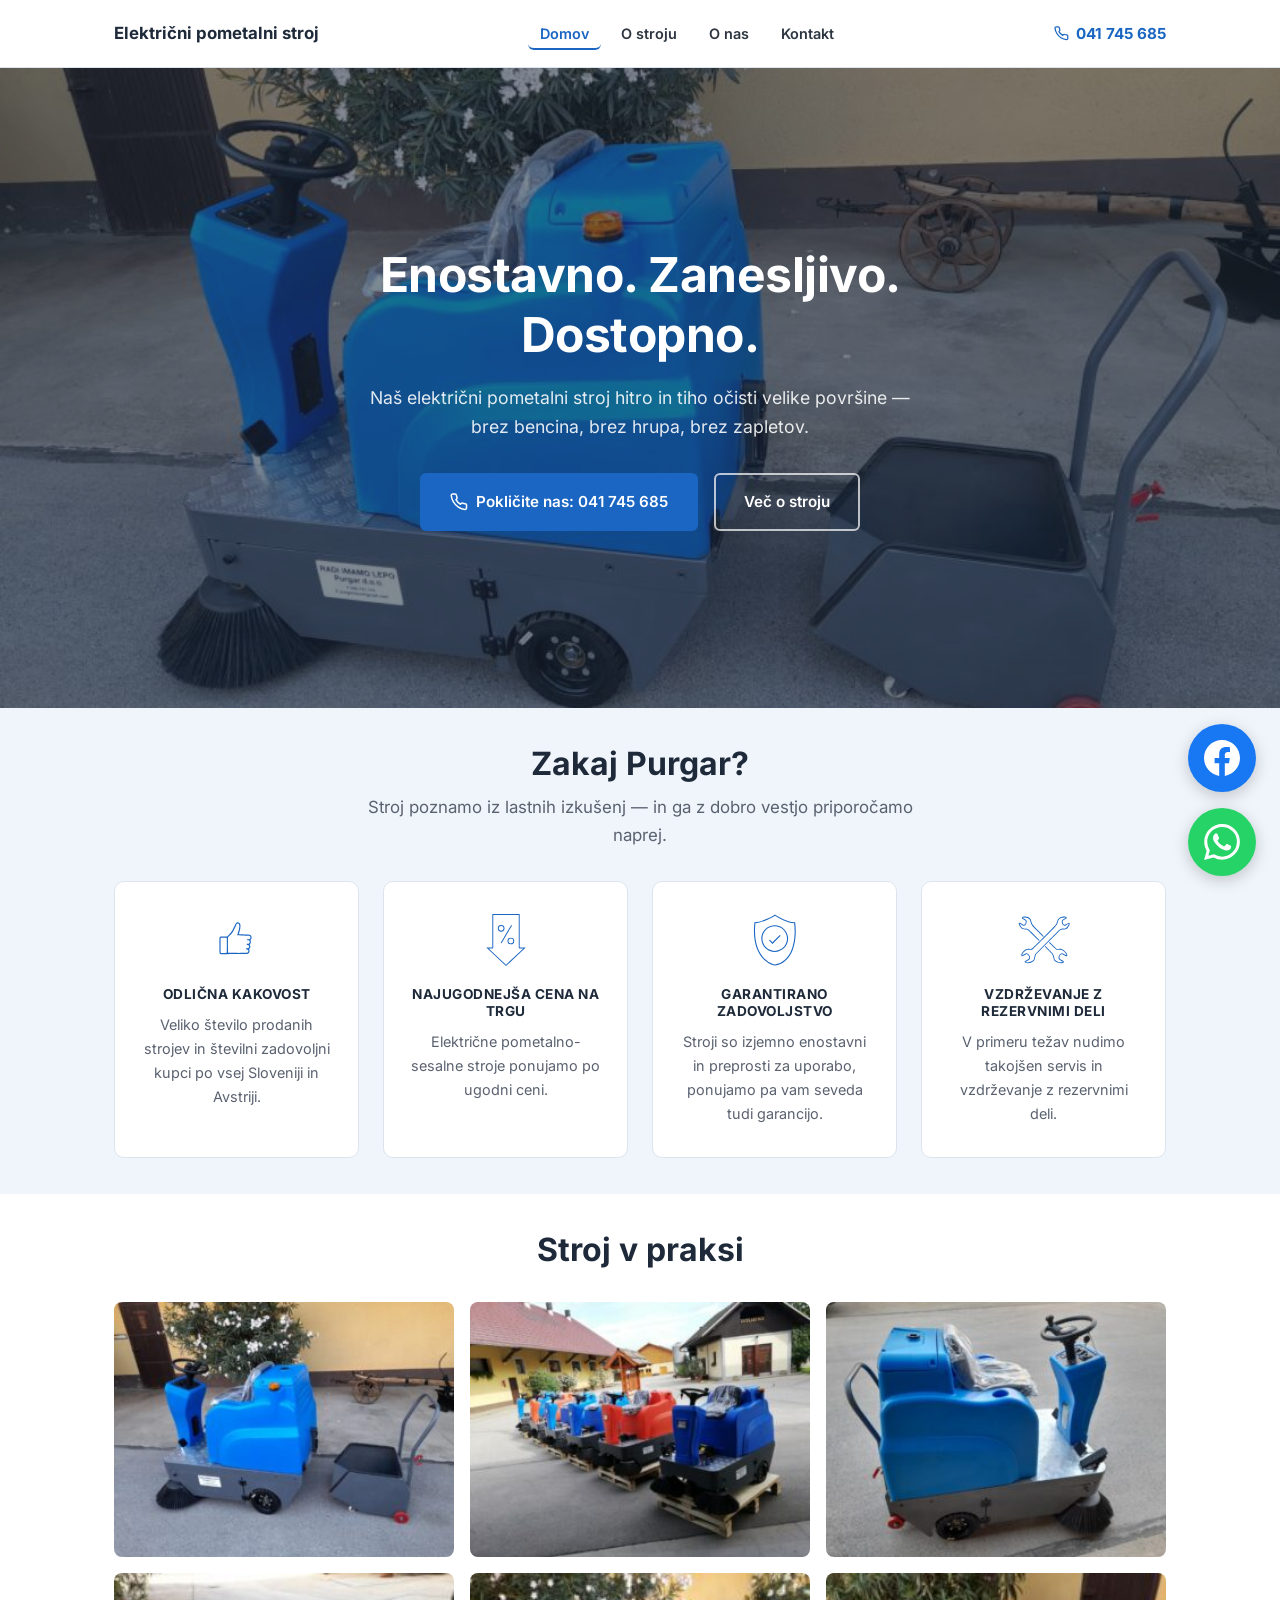
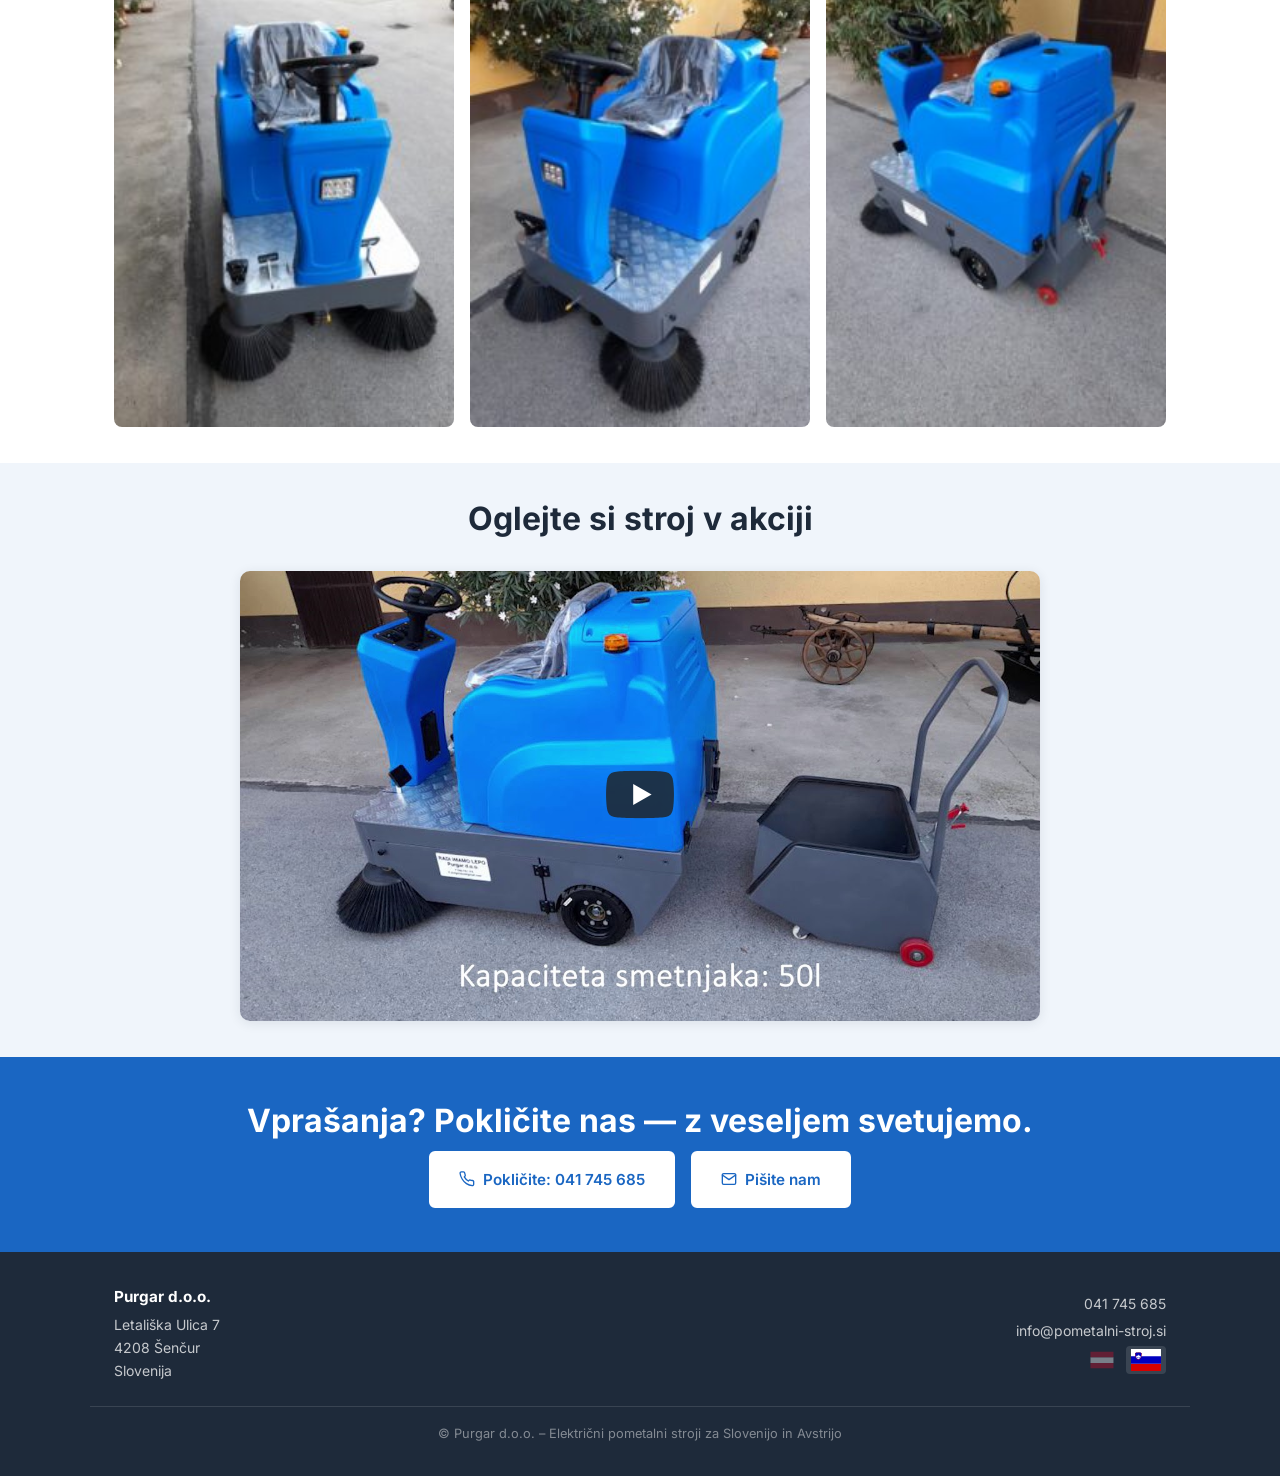
<file: index.html>
<!DOCTYPE html>
<html lang="sl" dir="ltr">
<head>
  <meta charset="UTF-8">
  <meta name="viewport" content="width=device-width, initial-scale=1">
  <title>Električni pometalni stroj | Purgar d.o.o.</title>
  <meta name="description" content="Električni pometalni stroj za dvorišča in velike površine. Odlična kakovost, najugodnejša cena na trgu, garancija zadovoljstva. Pokličite nas: 041 745 685.">
  <link rel="canonical" href="https://pometalni-stroj.si/">
  <meta property="og:type" content="website">
  <meta property="og:title" content="Električni pometalni stroj | Purgar d.o.o.">
  <meta property="og:url" content="https://pometalni-stroj.si/">
  <meta property="og:site_name" content="Električni pometalni stroj – Purgar d.o.o.">
  <link rel="icon" href="images/icons/favicon.png" type="image/png">
  <link rel="stylesheet" href="styles.css">
  <script type="application/ld+json">
  {
    "@context": "https://schema.org",
    "@type": "LocalBusiness",
    "name": "Purgar d.o.o.",
    "description": "Električni pometalni stroji za dvorišča in velike površine – akumulatorski pogon, tiho delovanje, ugodna cena. Prodaja v Sloveniji in Avstriji.",
    "url": "https://pometalni-stroj.si",
    "telephone": "+386-41-745-685",
    "email": "info@pometalni-stroj.si",
    "address": {
      "@type": "PostalAddress",
      "streetAddress": "Letališka Ulica 7",
      "addressLocality": "Šenčur",
      "postalCode": "4208",
      "addressCountry": "SI"
    },
    "areaServed": [
      { "@type": "Country", "name": "Slovenia" },
      { "@type": "Country", "name": "Austria" }
    ],
    "sameAs": ["https://www.facebook.com/elektricnipometalnistroj"]
  }
  </script>
</head>
<body>

  <!-- HEADER -->
  <header class="site-header">
    <div class="header-inner">
      <a href="/" class="site-logo">Električni pometalni stroj</a>

      <button class="nav-toggle" id="nav-toggle" aria-label="Odpri navigacijo" aria-expanded="false">
        <span></span><span></span><span></span>
      </button>

      <ul class="main-nav" id="main-nav">
        <li><a href="/" class="active">Domov</a></li>
        <li><a href="/o-stroju">O stroju</a></li>
        <li><a href="/o-nas">O nas</a></li>
        <li><a href="/kontakt">Kontakt</a></li>
      </ul>

      <a href="tel:+38641745685" class="header-phone">
        <svg xmlns="http://www.w3.org/2000/svg" viewBox="0 0 24 24" fill="none" stroke="currentColor" stroke-width="2" stroke-linecap="round" stroke-linejoin="round"><path d="M22 16.92v3a2 2 0 0 1-2.18 2 19.79 19.79 0 0 1-8.63-3.07A19.5 19.5 0 0 1 4.69 12a19.79 19.79 0 0 1-3.07-8.67A2 2 0 0 1 3.6 1.27h3a2 2 0 0 1 2 1.72c.127.96.361 1.903.7 2.81a2 2 0 0 1-.45 2.11L7.91 8.91a16 16 0 0 0 6.09 6.09l.95-.95a2 2 0 0 1 2.11-.45c.907.339 1.85.573 2.81.7A2 2 0 0 1 22 16.92z"/></svg>
        041 745 685
      </a>

    </div>
  </header>

  <main>

    <!-- HERO -->
    <section class="hero">
      <img
        class="hero-bg"
        src="images/kehrmaschine-seite.jpg"
        alt="Električni pometalni stroj"
        fetchpriority="high"
      >
      <div class="hero-content">
        <h1>Enostavno. Zanesljivo. Dostopno.</h1>
        <p>Naš električni pometalni stroj hitro in tiho očisti velike površine — brez bencina, brez hrupa, brez zapletov.</p>
        <div class="hero-ctas">
          <a href="tel:+38641745685" class="btn btn-primary">
            <svg xmlns="http://www.w3.org/2000/svg" width="18" height="18" viewBox="0 0 24 24" fill="none" stroke="currentColor" stroke-width="2" stroke-linecap="round" stroke-linejoin="round"><path d="M22 16.92v3a2 2 0 0 1-2.18 2 19.79 19.79 0 0 1-8.63-3.07A19.5 19.5 0 0 1 4.69 12a19.79 19.79 0 0 1-3.07-8.67A2 2 0 0 1 3.6 1.27h3a2 2 0 0 1 2 1.72c.127.96.361 1.903.7 2.81a2 2 0 0 1-.45 2.11L7.91 8.91a16 16 0 0 0 6.09 6.09l.95-.95a2 2 0 0 1 2.11-.45c.907.339 1.85.573 2.81.7A2 2 0 0 1 22 16.92z"/></svg>
            Pokličite nas: 041 745 685
          </a>
          <a href="/o-stroju" class="btn btn-outline">Več o stroju</a>
        </div>
      </div>
    </section>

    <!-- FEATURES -->
    <section class="section section--alt">
      <div class="container">
        <div class="section-title">
          <h2>Zakaj Purgar?</h2>
          <p>Stroj poznamo iz lastnih izkušenj — in ga z dobro vestjo priporočamo naprej.</p>
        </div>
        <div class="features-grid">

          <div class="feature-card">
            <div class="feature-icon">
              <svg xmlns="http://www.w3.org/2000/svg" xmlns:xlink="http://www.w3.org/1999/xlink" id="svg" width="400" height="349.597855227882" viewBox="0, 0, 400,349.597855227882"><g id="svgg"><path id="path0" d="M199.125 40.004 C 192.925 42.542,191.034 45.255,182.344 64.075 C 177.133 75.360,168.690 92.479,164.891 99.464 C 162.948 103.036,156.453 112.678,153.513 116.354 C 152.216 117.976,150.623 119.990,149.974 120.830 C 147.607 123.893,143.233 128.594,133.946 138.056 L 124.460 147.721 99.629 147.989 L 74.799 148.257 72.033 149.791 C 64.647 153.884,64.886 151.739,64.882 213.993 C 64.878 282.089,64.463 278.289,72.374 282.515 L 75.777 284.333 125.422 283.716 C 152.727 283.377,197.507 282.965,224.933 282.800 C 252.359 282.636,276.157 282.294,277.818 282.042 C 292.485 279.807,301.275 262.516,294.430 249.364 C 292.290 245.250,292.314 244.993,295.072 242.539 C 303.540 235.005,305.440 222.029,299.361 213.257 C 297.433 210.475,297.654 209.432,300.846 206.239 C 307.661 199.424,309.361 186.812,304.524 178.951 C 302.441 175.566,302.696 174.310,306.126 171.059 C 315.670 162.015,314.243 144.461,303.321 136.548 C 298.529 133.077,295.373 132.754,257.641 131.869 C 215.591 130.884,212.618 130.547,214.322 126.962 C 215.178 125.162,218.231 115.363,218.231 114.416 C 218.231 113.969,218.686 112.473,219.243 111.091 C 220.741 107.378,222.251 100.961,225.512 84.450 C 226.575 79.070,227.072 62.878,226.333 57.710 C 224.325 43.661,211.144 35.084,199.125 40.004 M209.012 48.329 C 217.048 50.270,220.590 64.796,217.035 81.233 C 216.525 83.592,215.738 87.332,215.287 89.544 C 213.871 96.489,211.943 104.761,211.349 106.434 C 210.808 107.961,208.177 116.613,207.029 120.643 C 206.735 121.676,205.423 125.565,204.113 129.287 C 201.564 136.525,201.410 138.705,203.415 139.124 C 204.043 139.255,215.967 139.627,229.913 139.949 C 243.858 140.272,261.713 140.880,269.591 141.302 C 277.469 141.723,286.086 142.074,288.740 142.082 C 298.429 142.112,303.596 146.615,303.556 154.995 C 303.513 164.082,298.302 168.172,286.059 168.730 C 278.966 169.052,277.396 169.620,277.095 171.972 C 276.582 175.978,278.873 177.480,285.499 177.480 C 300.477 177.480,303.600 197.692,289.394 202.685 C 287.147 203.475,284.973 203.753,281.062 203.753 C 275.037 203.753,273.932 204.353,273.838 207.675 C 273.735 211.296,274.914 212.168,280.263 212.428 C 299.838 213.378,298.257 237.877,278.552 238.933 C 271.281 239.322,270.488 239.514,269.787 241.053 C 267.810 245.392,269.914 247.721,275.811 247.721 C 291.735 247.721,291.556 270.048,275.603 273.604 C 271.872 274.436,133.016 274.264,132.178 273.426 C 130.715 271.964,129.712 156.787,131.142 154.528 C 131.708 153.634,135.912 149.062,140.483 144.369 C 152.515 132.015,158.350 125.395,163.288 118.499 C 164.449 116.877,165.584 115.308,165.809 115.013 C 166.516 114.089,169.973 108.747,169.973 108.580 C 169.973 108.492,170.924 106.856,172.086 104.943 C 174.818 100.446,183.974 82.138,190.111 68.901 C 190.795 67.426,192.575 63.662,194.068 60.535 C 195.561 57.408,196.783 54.665,196.783 54.440 C 196.783 50.416,203.584 47.018,209.012 48.329 M121.071 158.579 C 122.120 161.352,122.460 272.637,121.423 273.675 C 120.688 274.409,118.805 274.531,108.139 274.532 C 101.303 274.533,91.593 274.690,86.560 274.881 L 77.409 275.228 75.568 273.583 L 73.727 271.938 73.727 216.071 L 73.727 160.205 75.583 158.655 L 77.439 157.105 98.976 157.105 L 120.513 157.105 121.071 158.579 " stroke="none" fill="currentColor" fill-rule="evenodd"></path></g></svg>
            </div>
            <h3>Odlična kakovost</h3>
            <p>Veliko število prodanih strojev in številni zadovoljni kupci po vsej Sloveniji in Avstriji.</p>
          </div>

          <div class="feature-card">
            <div class="feature-icon">
              <svg xmlns="http://www.w3.org/2000/svg" id="b20f7872-8f3c-4c51-86a0-b95932fd0495" data-name="Layer 1" width="84.7782" height="111.5978" viewBox="0 0 84.7782 111.5978"><path d="M75.7554,73.9508h-2V2H15.0194V73.9508H2l42.3889,39.647,0,0,0,0,42.3889-39.647ZM44.3891,110.8592,7.0662,75.9508h7.9532a2,2,0,0,0,2-2V4h54.736V73.9508a2,2,0,0,0,2,2H81.712Z" transform="translate(-2 -2)" fill="currentColor"></path><rect x="22.9963" y="44.2263" width="44.5084" height="2.0004" transform="translate(-18.6156 59.5248) rotate(-59.7437)" fill="currentColor"></rect><path d="M41.1807,32.7085a7.2085,7.2085,0,1,0-7.2085,7.2085A7.2169,7.2169,0,0,0,41.1807,32.7085Zm-12.417,0a5.2085,5.2085,0,1,1,5.2085,5.2085A5.2142,5.2142,0,0,1,28.7637,32.7085Z" transform="translate(-2 -2)" fill="currentColor"></path><path d="M54.8008,52.7305a7.2085,7.2085,0,1,0,7.208,7.209A7.2174,7.2174,0,0,0,54.8008,52.7305Zm0,12.417a5.2085,5.2085,0,1,1,5.208-5.208A5.2143,5.2143,0,0,1,54.8008,65.1475Z" transform="translate(-2 -2)" fill="currentColor"></path></svg>
            </div>
            <h3>Najugodnejša cena na trgu</h3>
            <p>Električne pometalno-sesalne stroje ponujamo po ugodni ceni.</p>
          </div>

          <div class="feature-card">
            <div class="feature-icon">
              <svg xmlns="http://www.w3.org/2000/svg" xmlns:xlink="http://www.w3.org/1999/xlink" id="Layer_1" x="0px" y="0px" viewBox="0 0 77 95" style="enable-background:new 0 0 77 95;" xml:space="preserve"><g><path d="M75.4,15.9L75.3,15l-0.9,0C63.3,15.3,46.3,6.1,38.8,1.2l-0.6-0.4l-0.6,0.5C31.8,6,10,15.2,1.8,15l-0.9,0l-0.1,0.9c-5.9,56.1,21.8,75.8,37.3,78.4l0.2,0l0.2,0C75.4,88.3,78.8,40.4,75.4,15.9z M38.3,92.3C23.5,89.7-2.6,70.7,2.7,17c9-0.4,29-8.8,35.6-13.8C46,8.2,62.2,16.8,73.5,17C76.6,41.1,73.2,86.5,38.3,92.3z" fill="currentColor"></path><path d="M38,20.4c-13.5,0-24.5,11-24.5,24.5s11,24.5,24.5,24.5s24.5-11,24.5-24.5S51.5,20.4,38,20.4z M38,67.4c-12.4,0-22.5-10.1-22.5-22.5c0-12.4,10.1-22.5,22.5-22.5c12.4,0,22.5,10.1,22.5,22.5C60.5,57.3,50.4,67.4,38,67.4z" fill="currentColor"></path><polygon points="33.9,51.8 29.2,47.1 27.8,48.5 33.9,54.7 48.8,39.7 47.3,38.3" fill="currentColor"></polygon></g></svg>
            </div>
            <h3>Garantirano zadovoljstvo</h3>
            <p>Stroji so izjemno enostavni in preprosti za uporabo, ponujamo pa vam seveda tudi garancijo.</p>
          </div>

          <div class="feature-card">
            <div class="feature-icon">
              <svg xmlns="http://www.w3.org/2000/svg" xmlns:xlink="http://www.w3.org/1999/xlink" id="svg" width="400" height="369.2307692307693" viewBox="0, 0, 400,369.2307692307693"><g id="svgg"><path id="path0" d="M38.887 5.166 C 33.490 6.130,28.838 10.787,29.190 14.873 C 29.472 18.147,29.011 17.801,49.817 30.378 C 60.070 36.575,60.237 36.792,60.046 43.666 C 59.723 55.295,55.276 63.734,47.663 67.167 L 44.275 68.695 35.983 64.145 C 31.423 61.643,24.855 58.055,21.388 56.171 C 6.956 48.333,1.584 54.402,9.159 69.990 C 21.459 95.303,31.326 102.738,54.025 103.801 C 75.496 104.806,70.780 101.491,118.899 149.407 C 162.891 193.212,161.233 191.769,164.295 188.916 L 166.342 187.009 125.149 145.746 C 88.922 109.457,83.301 104.168,78.523 101.877 C 71.314 98.420,61.540 96.409,55.537 97.149 C 43.746 98.602,29.962 91.586,23.023 80.599 C 18.762 73.852,12.047 60.627,12.602 60.072 C 12.972 59.702,21.967 64.064,27.253 67.178 C 41.547 75.597,42.132 75.830,46.350 74.768 C 59.209 71.530,66.819 59.624,66.809 42.765 C 66.802 32.128,67.614 32.992,44.615 19.180 C 36.257 14.160,35.794 13.573,39.178 12.286 C 46.096 9.656,65.768 11.980,76.051 16.643 C 88.885 22.462,91.897 26.828,97.247 47.370 C 102.672 68.197,104.520 70.452,173.176 139.979 C 195.319 162.403,193.319 160.861,195.836 157.456 L 197.716 154.913 166.724 123.390 C 108.102 63.768,107.787 63.361,102.417 40.440 C 97.951 21.377,88.363 11.810,68.571 6.667 C 62.216 5.015,44.689 4.129,38.887 5.166 M341.570 5.374 C 317.771 8.841,307.850 17.828,300.963 42.157 C 294.060 66.540,295.314 65.049,208.791 151.760 C 101.541 259.243,106.427 254.993,92.038 253.296 C 76.463 251.459,67.684 252.748,58.022 258.289 C 35.929 270.959,18.562 298.201,26.978 306.985 C 30.473 310.633,32.063 310.221,49.560 301.121 L 65.577 292.791 69.300 294.633 C 78.939 299.402,85.275 309.120,85.275 319.135 C 85.275 328.446,84.721 329.097,68.843 338.432 C 52.797 347.867,50.989 349.303,50.989 352.609 C 50.989 364.596,81.788 367.189,103.138 356.999 C 121.971 348.010,126.181 343.520,129.584 328.791 C 133.146 313.378,136.170 301.977,137.616 298.518 C 139.081 295.009,322.937 110.689,327.137 108.517 C 333.580 105.186,337.451 104.370,349.491 103.803 C 372.021 102.744,381.089 96.207,393.435 72.124 C 405.405 48.776,394.337 47.261,361.501 67.753 C 358.822 69.425,352.445 66.056,348.453 60.860 C 343.597 54.539,341.736 35.165,345.984 35.165 C 346.634 35.165,347.553 34.473,348.026 33.626 C 348.500 32.780,349.125 32.208,349.416 32.354 C 349.974 32.635,364.421 24.285,370.769 20.012 C 384.242 10.945,366.024 1.811,341.570 5.374 M364.338 12.286 C 367.630 13.538,367.168 14.441,361.560 17.718 C 358.792 19.336,354.935 21.590,352.989 22.728 C 351.043 23.865,348.857 25.290,348.132 25.894 C 347.407 26.498,345.138 27.911,343.091 29.034 C 330.812 35.774,336.477 64.508,351.648 72.440 C 358.990 76.279,360.153 76.194,369.326 71.150 C 394.381 57.373,392.821 57.683,388.135 67.422 C 377.544 89.436,364.346 99.123,347.692 97.104 C 342.024 96.417,332.648 98.386,325.275 101.811 C 319.936 104.292,313.439 110.602,226.299 197.947 L 133.038 291.429 130.738 298.022 C 128.088 305.621,127.582 307.527,124.052 323.214 C 121.535 334.399,119.429 340.220,117.901 340.220 C 117.496 340.220,115.714 341.372,113.942 342.781 C 98.333 355.186,67.452 361.124,58.645 353.415 C 58.262 353.080,63.336 349.677,69.920 345.854 C 91.393 333.382,91.792 332.895,91.816 319.102 C 91.840 305.645,84.882 294.810,72.058 288.337 C 65.047 284.797,65.611 284.620,40.290 298.300 C 31.549 303.022,31.648 302.995,31.648 300.669 C 31.648 290.523,48.608 270.665,63.561 263.303 C 72.738 258.785,75.108 258.492,92.380 259.737 C 109.231 260.952,106.845 262.393,136.264 233.225 C 143.758 225.794,150.634 219.037,151.544 218.209 C 158.256 212.098,275.797 94.120,283.119 86.144 C 299.986 67.773,301.562 65.019,307.755 43.077 C 312.856 25.005,316.634 20.569,331.742 14.917 C 340.498 11.641,358.764 10.166,364.338 12.286 M240.121 201.630 C 239.087 202.730,238.242 203.841,238.242 204.098 C 238.242 204.993,278.333 244.268,289.135 253.954 L 295.632 259.780 304.959 259.720 C 310.089 259.686,318.141 259.518,322.854 259.347 L 331.422 259.034 339.817 263.202 C 353.073 269.782,366.432 283.847,370.985 296.016 C 373.685 303.233,372.980 303.145,355.562 294.102 C 337.078 284.506,338.655 284.879,331.561 288.424 C 319.095 294.654,311.692 306.074,311.664 319.121 C 311.637 331.712,312.947 333.450,330.177 343.689 C 346.359 353.306,346.402 353.350,341.099 354.998 C 320.556 361.381,284.728 346.973,281.399 330.989 C 273.354 292.363,276.086 297.023,240.570 261.338 L 210.622 231.247 208.608 233.139 C 205.521 236.040,204.823 235.190,235.489 265.846 C 268.880 299.224,265.957 294.777,272.474 322.105 C 275.792 336.016,277.344 341.003,278.867 342.652 C 280.936 344.893,289.671 351.648,290.499 351.648 C 290.754 351.648,292.848 352.804,295.152 354.216 C 315.444 366.654,352.527 366.198,352.527 353.511 C 352.527 348.493,352.747 348.663,326.842 333.642 C 312.782 325.490,317.023 303.140,334.247 294.618 L 337.909 292.806 353.925 301.128 C 371.570 310.297,373.361 310.730,377.306 306.785 C 386.762 297.329,361.993 264.144,338.663 255.012 C 331.866 252.351,325.555 251.903,312.958 253.188 C 298.303 254.682,300.726 256.202,270.198 226.374 C 240.402 197.260,242.558 199.035,240.121 201.630 " stroke="none" fill="currentColor" fill-rule="evenodd"></path></g></svg>
            </div>
            <h3>Vzdrževanje z rezervnimi deli</h3>
            <p>V primeru težav nudimo takojšen servis in vzdrževanje z rezervnimi deli.</p>
          </div>

        </div>
      </div>
    </section>

    <!-- GALLERY -->
    <section class="section">
      <div class="container">
        <div class="section-title">
          <h2>Stroj v praksi</h2>
        </div>
        <div class="gallery-grid">
          <img src="images/foto-01.jpg" alt="Električni pometalni stroj" class="landscape">
          <img src="images/foto-02.jpg" alt="Električni pometalni stroj" class="landscape">
          <img src="images/foto-03.jpg" alt="Električni pometalni stroj" class="landscape">
          <img src="images/foto-04.jpg" alt="Električni pometalni stroj" class="portrait">
          <img src="images/foto-05.jpg" alt="Električni pometalni stroj" class="portrait">
          <img src="images/foto-06.jpg" alt="Električni pometalni stroj" class="portrait">
        </div>
      </div>
    </section>

    <!-- VIDEO -->
    <section class="section section--alt">
      <div class="container">
        <div class="section-title">
          <h2>Oglejte si stroj v akciji</h2>
        </div>
        <div class="video-wrap">
          <div class="video-ratio">
            <!-- Nothing is requested from YouTube until the visitor clicks. -->
            <button
              type="button"
              class="video-facade"
              data-video="S5Aiat1jw14"
              aria-label="Predvajaj video: Električni pometalni stroj"
            >
              <img src="images/video-poster.jpg" alt="" width="1280" height="720" loading="lazy">
              <span class="video-play" aria-hidden="true">
                <svg viewBox="0 0 68 48" width="68" height="48" focusable="false">
                  <path class="video-play-bg" d="M66.52 7.74a8.57 8.57 0 0 0-6.03-6.06C55.08.24 34 .24 34 .24s-21.08 0-26.49 1.44a8.57 8.57 0 0 0-6.03 6.06C.05 13.17.05 24 .05 24s0 10.83 1.43 16.26a8.57 8.57 0 0 0 6.03 6.06C12.92 47.76 34 47.76 34 47.76s21.08 0 26.49-1.44a8.57 8.57 0 0 0 6.03-6.06C67.95 34.83 67.95 24 67.95 24s0-10.83-1.43-16.26z"/>
                  <path d="M27.2 34.4 45.6 24 27.2 13.6z" fill="#fff"/>
                </svg>
              </span>
            </button>
          </div>
        </div>
      </div>
    </section>

    <!-- CTA STRIP -->
    <section class="section--blue">
      <div class="container">
        <div class="cta-strip">
          <h2>Vprašanja? Pokličite nas — z veseljem svetujemo.</h2>
          <div class="cta-actions">
            <a href="tel:+38641745685" class="btn btn-white">
              <svg xmlns="http://www.w3.org/2000/svg" width="16" height="16" viewBox="0 0 24 24" fill="none" stroke="currentColor" stroke-width="2" stroke-linecap="round" stroke-linejoin="round"><path d="M22 16.92v3a2 2 0 0 1-2.18 2 19.79 19.79 0 0 1-8.63-3.07A19.5 19.5 0 0 1 4.69 12a19.79 19.79 0 0 1-3.07-8.67A2 2 0 0 1 3.6 1.27h3a2 2 0 0 1 2 1.72c.127.96.361 1.903.7 2.81a2 2 0 0 1-.45 2.11L7.91 8.91a16 16 0 0 0 6.09 6.09l.95-.95a2 2 0 0 1 2.11-.45c.907.339 1.85.573 2.81.7A2 2 0 0 1 22 16.92z"/></svg>
              Pokličite: 041 745 685
            </a>
            <a href="mailto:info@pometalni-stroj.si" class="btn btn-white">
              <svg xmlns="http://www.w3.org/2000/svg" width="16" height="16" viewBox="0 0 24 24" fill="none" stroke="currentColor" stroke-width="2" stroke-linecap="round" stroke-linejoin="round"><path d="M4 4h16c1.1 0 2 .9 2 2v12c0 1.1-.9 2-2 2H4c-1.1 0-2-.9-2-2V6c0-1.1.9-2 2-2z"/><polyline points="22,6 12,13 2,6"/></svg>
              Pišite nam
            </a>
          </div>
        </div>
      </div>
    </section>

  </main>

  <!-- FOOTER -->
  <footer class="site-footer">
    <div class="footer-inner">
      <div class="footer-left">
        <strong>Purgar d.o.o.</strong>
        Letališka Ulica 7<br>4208 Šenčur<br>Slovenija
      </div>
      <div class="footer-right">
        <a href="tel:+38641745685">041 745 685</a>
        <a href="mailto:info@pometalni-stroj.si">info@pometalni-stroj.si</a>
        <div class="lang-switcher">
          <a href="https://elektrische-kehrmaschine.at/" class="lang-link" aria-label="Deutsch (Österreich)"><img class="flag" src="images/flag-at.svg" alt="" width="24" height="18"></a>
          <a href="https://pometalni-stroj.si/" class="lang-link active" aria-label="Slovenščina"><img class="flag" src="images/flag-si.svg" alt="" width="24" height="18"></a>
        </div>
      </div>
    </div>
    <div class="footer-bottom">
      <p>© Purgar d.o.o. – Električni pometalni stroji za Slovenijo in Avstrijo</p>
    </div>
  </footer>

  <!-- FLOATING FACEBOOK -->
  <a href="https://www.facebook.com/elektricnipometalnistroj" class="facebook-float" target="_blank" rel="noopener" aria-label="Facebook">
    <svg viewBox="0 0 24 24" xmlns="http://www.w3.org/2000/svg"><path d="M24 12.073C24 5.404 18.627 0 12 0S0 5.404 0 12.073C0 18.1 4.388 23.094 10.125 24v-8.437H7.078v-3.49h3.047V9.41c0-3.025 1.792-4.697 4.533-4.697 1.312 0 2.686.236 2.686.236v2.971h-1.513c-1.491 0-1.956.93-1.956 1.886v2.267h3.328l-.532 3.49h-2.796V24C19.612 23.094 24 18.1 24 12.073z"/></svg>
  </a>

  <!-- FLOATING WHATSAPP -->
  <a href="https://wa.me/38641745685" class="whatsapp-float" target="_blank" rel="noopener" aria-label="WhatsApp">
    <svg viewBox="0 0 24 24" xmlns="http://www.w3.org/2000/svg"><path d="M17.472 14.382c-.297-.149-1.758-.867-2.03-.967-.273-.099-.471-.148-.67.15-.197.297-.767.966-.94 1.164-.173.199-.347.223-.644.075-.297-.15-1.255-.463-2.39-1.475-.883-.788-1.48-1.761-1.653-2.059-.173-.297-.018-.458.13-.606.134-.133.298-.347.446-.52.149-.174.198-.298.298-.497.099-.198.05-.371-.025-.52-.075-.149-.669-1.612-.916-2.207-.242-.579-.487-.5-.669-.51-.173-.008-.371-.01-.57-.01-.198 0-.52.074-.792.372-.272.297-1.04 1.016-1.04 2.479 0 1.462 1.065 2.875 1.213 3.074.149.198 2.096 3.2 5.077 4.487.709.306 1.262.489 1.694.625.712.227 1.36.195 1.871.118.571-.085 1.758-.719 2.006-1.413.248-.694.248-1.289.173-1.413-.074-.124-.272-.198-.57-.347m-5.421 7.403h-.004a9.87 9.87 0 01-5.031-1.378l-.361-.214-3.741.982.998-3.648-.235-.374a9.86 9.86 0 01-1.51-5.26c.001-5.45 4.436-9.884 9.888-9.884 2.64 0 5.122 1.03 6.988 2.898a9.825 9.825 0 012.893 6.994c-.003 5.45-4.437 9.884-9.885 9.884m8.413-18.297A11.815 11.815 0 0012.05 0C5.495 0 .16 5.335.157 11.892c0 2.096.547 4.142 1.588 5.945L.057 24l6.305-1.654a11.882 11.882 0 005.683 1.448h.005c6.554 0 11.89-5.335 11.893-11.893a11.821 11.821 0 00-3.48-8.413z"/></svg>
  </a>

  <script src="main.js"></script>
</body>
</html>
</file>
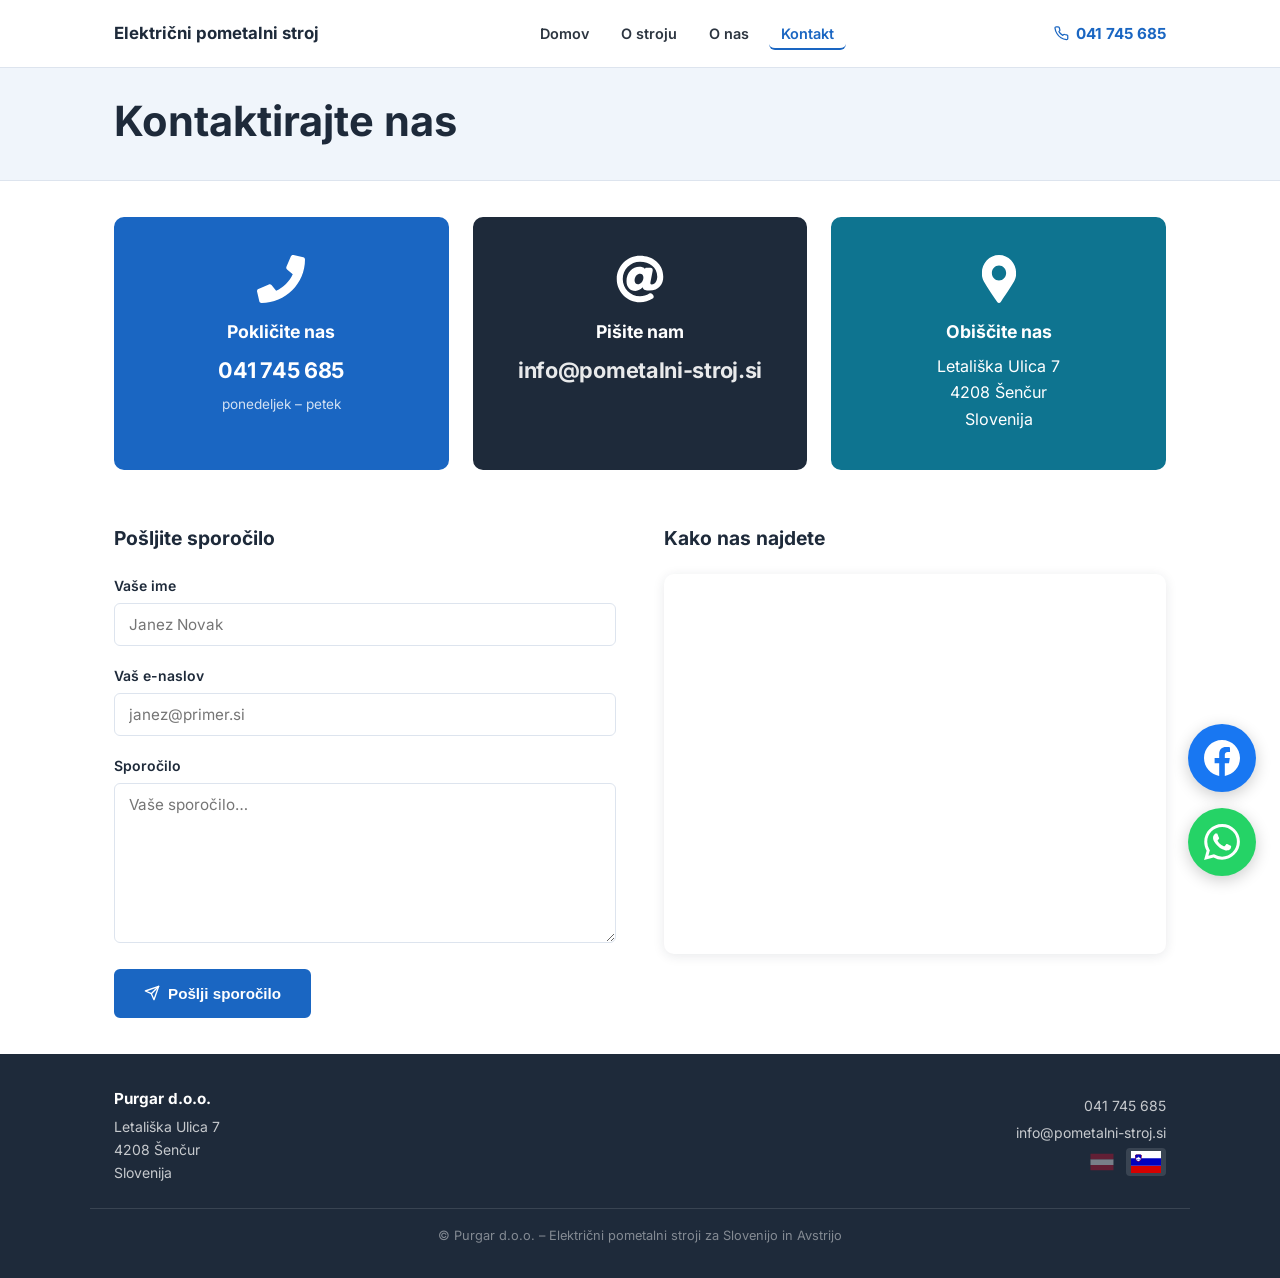
<file: kontakt.html>
<!DOCTYPE html>
<html lang="sl" dir="ltr">
<head>
  <meta charset="UTF-8">
  <meta name="viewport" content="width=device-width, initial-scale=1">
  <title>Kontakt – Električni pometalni stroj | Purgar d.o.o.</title>
  <meta name="description" content="Kontaktirajte nas: pokličite nas na 041 745 685 ali nam pišite na info@pometalni-stroj.si. Z veseljem vam svetujemo.">
  <link rel="canonical" href="https://pometalni-stroj.si/kontakt">
  <meta property="og:type" content="website">
  <meta property="og:title" content="Kontakt – Električni pometalni stroj">
  <meta property="og:url" content="https://pometalni-stroj.si/kontakt">
  <meta property="og:site_name" content="Električni pometalni stroj – Purgar d.o.o.">
  <link rel="icon" href="images/icons/favicon.png" type="image/png">
  <link rel="stylesheet" href="styles.css">
  <script type="application/ld+json">
  { "@context": "https://schema.org", "@type": "LocalBusiness", "name": "Purgar d.o.o.", "url": "https://pometalni-stroj.si", "telephone": "+386-41-745-685", "email": "info@pometalni-stroj.si", "address": { "@type": "PostalAddress", "streetAddress": "Letališka Ulica 7", "addressLocality": "Šenčur", "postalCode": "4208", "addressCountry": "SI" } }
  </script>
</head>
<body>

  <!-- HEADER -->
  <header class="site-header">
    <div class="header-inner">
      <a href="/" class="site-logo">Električni pometalni stroj</a>

      <button class="nav-toggle" id="nav-toggle" aria-label="Odpri navigacijo" aria-expanded="false">
        <span></span><span></span><span></span>
      </button>

      <ul class="main-nav" id="main-nav">
        <li><a href="/">Domov</a></li>
        <li><a href="/o-stroju">O stroju</a></li>
        <li><a href="/o-nas">O nas</a></li>
        <li><a href="/kontakt" class="active">Kontakt</a></li>
      </ul>

      <a href="tel:+38641745685" class="header-phone">
        <svg xmlns="http://www.w3.org/2000/svg" viewBox="0 0 24 24" fill="none" stroke="currentColor" stroke-width="2" stroke-linecap="round" stroke-linejoin="round"><path d="M22 16.92v3a2 2 0 0 1-2.18 2 19.79 19.79 0 0 1-8.63-3.07A19.5 19.5 0 0 1 4.69 12a19.79 19.79 0 0 1-3.07-8.67A2 2 0 0 1 3.6 1.27h3a2 2 0 0 1 2 1.72c.127.96.361 1.903.7 2.81a2 2 0 0 1-.45 2.11L7.91 8.91a16 16 0 0 0 6.09 6.09l.95-.95a2 2 0 0 1 2.11-.45c.907.339 1.85.573 2.81.7A2 2 0 0 1 22 16.92z"/></svg>
        041 745 685
      </a>

    </div>
  </header>

  <main>

    <!-- PAGE HEADER -->
    <div class="page-header">
      <div class="container">
        <h1>Kontaktirajte nas</h1>
      </div>
    </div>

    <!-- CONTACT CARDS -->
    <section class="section">
      <div class="container">

        <div class="contact-cards">

          <!-- PHONE -->
          <div class="contact-card contact-card--primary">
            <div class="contact-card-icon">
              <img src="images/icons/icon-telefon.svg" alt="">
            </div>
            <h2>Pokličite nas</h2>
            <a href="tel:+38641745685" class="phone-big">041 745 685</a>
            <p class="hours">ponedeljek – petek</p>
          </div>

          <!-- EMAIL -->
          <div class="contact-card contact-card--secondary">
            <div class="contact-card-icon">
              <img src="images/icons/icon-email.svg" alt="">
            </div>
            <h2>Pišite nam</h2>
            <a href="mailto:info@pometalni-stroj.si" class="phone-big">info@pometalni-stroj.si</a>
          </div>

          <!-- ADDRESS -->
          <div class="contact-card contact-card--tertiary">
            <div class="contact-card-icon">
              <img src="images/icons/icon-adresse.svg" alt="">
            </div>
            <h3>Obiščite nas</h3>
            <p>Letališka Ulica 7<br>4208 Šenčur<br>Slovenija</p>
          </div>

        </div>

        <!-- FORM + MAP -->
        <div class="contact-bottom">

          <div class="contact-form-wrap">
            <h3>Pošljite sporočilo</h3>
            <form id="contact-form">
              <input type="hidden" name="access_key" value="6c832019-d416-40db-bb88-3e5884626e6a">
              <input type="hidden" name="subject" value="Novo sporočilo – pometalni-stroj.si">
              <input type="hidden" name="from_name" value="Električni pometalni stroj">
              <div class="form-group">
                <label for="name">Vaše ime</label>
                <input type="text" id="name" name="name" placeholder="Janez Novak" required>
              </div>
              <div class="form-group">
                <label for="email">Vaš e-naslov</label>
                <input type="email" id="email" name="email" placeholder="janez@primer.si" required>
              </div>
              <div class="form-group">
                <label for="message">Sporočilo</label>
                <textarea id="message" name="message" placeholder="Vaše sporočilo…" required></textarea>
              </div>
              <div id="form-result" style="display:none;margin-bottom:12px;font-weight:600;"></div>
              <button type="submit" class="btn btn-primary">
                <svg xmlns="http://www.w3.org/2000/svg" width="16" height="16" viewBox="0 0 24 24" fill="none" stroke="currentColor" stroke-width="2" stroke-linecap="round" stroke-linejoin="round"><line x1="22" y1="2" x2="11" y2="13"/><polygon points="22 2 15 22 11 13 2 9 22 2"/></svg>
                Pošlji sporočilo
              </button>
            </form>
          </div>

          <div class="map-wrap">
            <h3>Kako nas najdete</h3>
            <iframe
              src="https://maps.google.com/maps?q=Letali%C5%A1ka%20ulica%207%2C%204208%20%C5%A0en%C4%8Dur&#038;t=m&#038;z=6&#038;output=embed&#038;iwloc=near"
              title="Letališka ulica 7, 4208 Šenčur"
              aria-label="Lokacija Letališka ulica 7, 4208 Šenčur"
              loading="lazy"
              allowfullscreen
            ></iframe>
          </div>

        </div>
      </div>
    </section>

  </main>

  <!-- FOOTER -->
  <footer class="site-footer">
    <div class="footer-inner">
      <div class="footer-left">
        <strong>Purgar d.o.o.</strong>
        Letališka Ulica 7<br>4208 Šenčur<br>Slovenija
      </div>
      <div class="footer-right">
        <a href="tel:+38641745685">041 745 685</a>
        <a href="mailto:info@pometalni-stroj.si">info@pometalni-stroj.si</a>
        <div class="lang-switcher">
          <a href="https://elektrische-kehrmaschine.at/kontaktieren-sie-uns" class="lang-link" aria-label="Deutsch (Österreich)"><img class="flag" src="images/flag-at.svg" alt="" width="24" height="18"></a>
          <a href="https://pometalni-stroj.si/kontakt" class="lang-link active" aria-label="Slovenščina"><img class="flag" src="images/flag-si.svg" alt="" width="24" height="18"></a>
        </div>
      </div>
    </div>
    <div class="footer-bottom">
      <p>© Purgar d.o.o. – Električni pometalni stroji za Slovenijo in Avstrijo</p>
    </div>
  </footer>

  <!-- FLOATING FACEBOOK -->
  <a href="https://www.facebook.com/elektricnipometalnistroj" class="facebook-float" target="_blank" rel="noopener" aria-label="Facebook">
    <svg viewBox="0 0 24 24" xmlns="http://www.w3.org/2000/svg"><path d="M24 12.073C24 5.404 18.627 0 12 0S0 5.404 0 12.073C0 18.1 4.388 23.094 10.125 24v-8.437H7.078v-3.49h3.047V9.41c0-3.025 1.792-4.697 4.533-4.697 1.312 0 2.686.236 2.686.236v2.971h-1.513c-1.491 0-1.956.93-1.956 1.886v2.267h3.328l-.532 3.49h-2.796V24C19.612 23.094 24 18.1 24 12.073z"/></svg>
  </a>

  <!-- FLOATING WHATSAPP -->
  <a href="https://wa.me/38641745685" class="whatsapp-float" target="_blank" rel="noopener" aria-label="WhatsApp">
    <svg viewBox="0 0 24 24" xmlns="http://www.w3.org/2000/svg"><path d="M17.472 14.382c-.297-.149-1.758-.867-2.03-.967-.273-.099-.471-.148-.67.15-.197.297-.767.966-.94 1.164-.173.199-.347.223-.644.075-.297-.15-1.255-.463-2.39-1.475-.883-.788-1.48-1.761-1.653-2.059-.173-.297-.018-.458.13-.606.134-.133.298-.347.446-.52.149-.174.198-.298.298-.497.099-.198.05-.371-.025-.52-.075-.149-.669-1.612-.916-2.207-.242-.579-.487-.5-.669-.51-.173-.008-.371-.01-.57-.01-.198 0-.52.074-.792.372-.272.297-1.04 1.016-1.04 2.479 0 1.462 1.065 2.875 1.213 3.074.149.198 2.096 3.2 5.077 4.487.709.306 1.262.489 1.694.625.712.227 1.36.195 1.871.118.571-.085 1.758-.719 2.006-1.413.248-.694.248-1.289.173-1.413-.074-.124-.272-.198-.57-.347m-5.421 7.403h-.004a9.87 9.87 0 01-5.031-1.378l-.361-.214-3.741.982.998-3.648-.235-.374a9.86 9.86 0 01-1.51-5.26c.001-5.45 4.436-9.884 9.888-9.884 2.64 0 5.122 1.03 6.988 2.898a9.825 9.825 0 012.893 6.994c-.003 5.45-4.437 9.884-9.885 9.884m8.413-18.297A11.815 11.815 0 0012.05 0C5.495 0 .16 5.335.157 11.892c0 2.096.547 4.142 1.588 5.945L.057 24l6.305-1.654a11.882 11.882 0 005.683 1.448h.005c6.554 0 11.89-5.335 11.893-11.893a11.821 11.821 0 00-3.48-8.413z"/></svg>
  </a>

  <script src="main.js"></script>
</body>
</html>
</file>
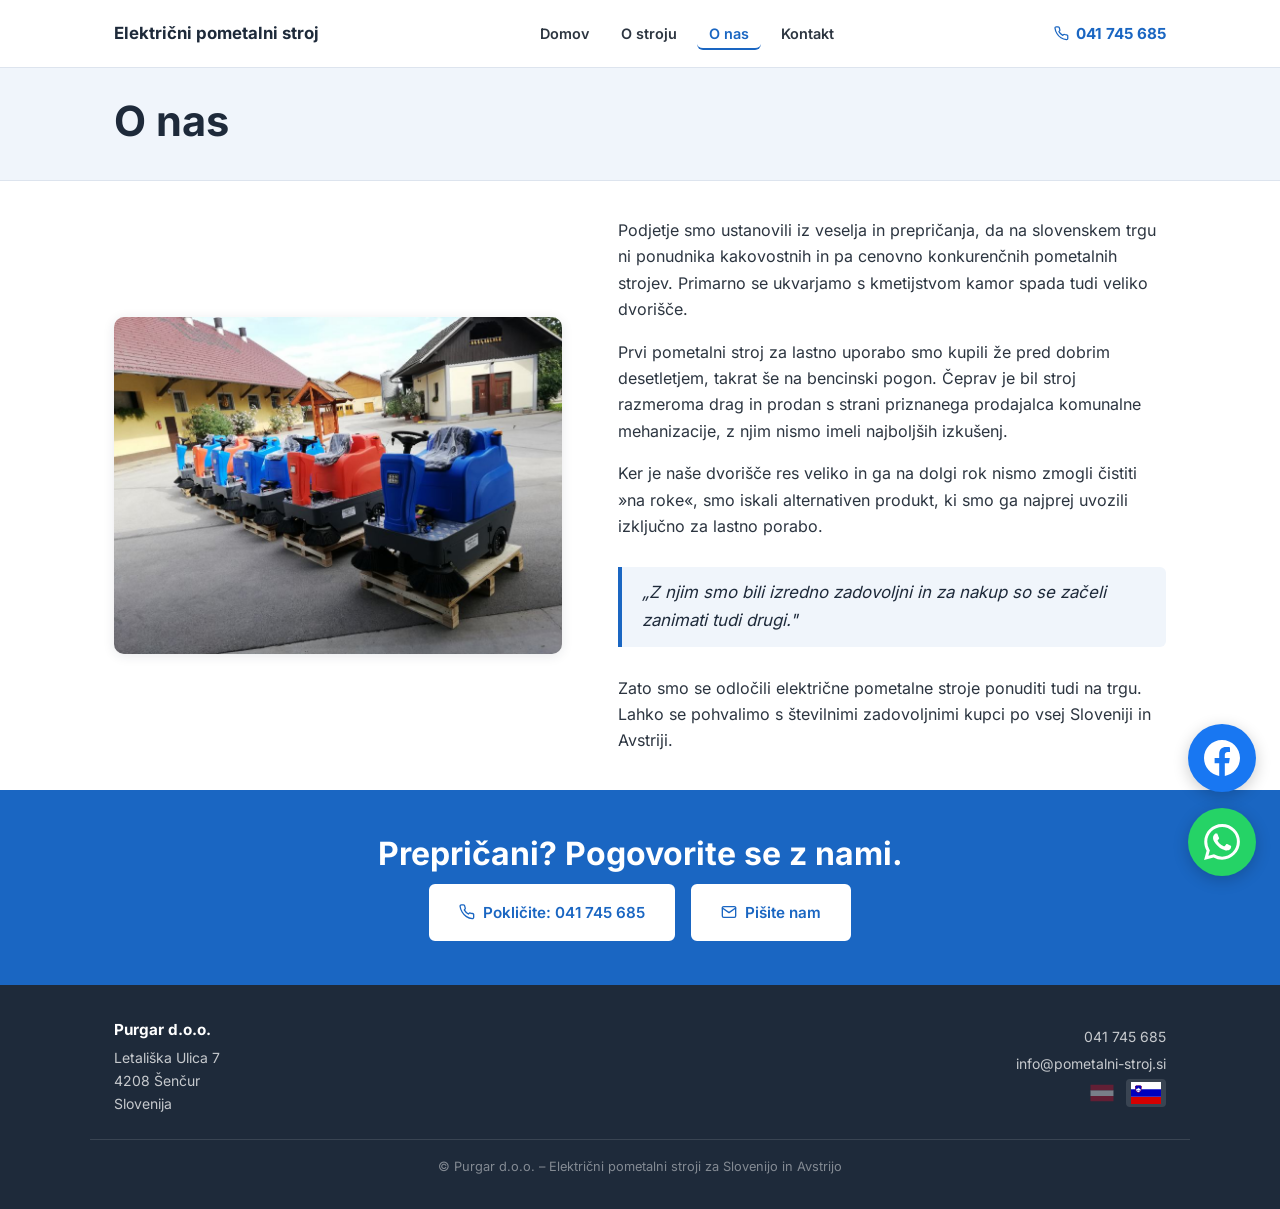
<file: o-nas.html>
<!DOCTYPE html>
<html lang="sl" dir="ltr">
<head>
  <meta charset="UTF-8">
  <meta name="viewport" content="width=device-width, initial-scale=1">
  <title>O nas – Električni pometalni stroj | Purgar d.o.o.</title>
  <meta name="description" content="Purgar d.o.o. — Kmetijsko podjetje iz Slovenije, ki ponuja električne pometalne stroje za slovenski in avstrijski trg.">
  <link rel="canonical" href="https://pometalni-stroj.si/o-nas">
  <meta property="og:type" content="website">
  <meta property="og:title" content="O nas – Električni pometalni stroj">
  <meta property="og:url" content="https://pometalni-stroj.si/o-nas">
  <meta property="og:site_name" content="Električni pometalni stroj – Purgar d.o.o.">
  <link rel="icon" href="images/icons/favicon.png" type="image/png">
  <link rel="stylesheet" href="styles.css">
  <script type="application/ld+json">
  { "@context": "https://schema.org", "@type": "LocalBusiness", "name": "Purgar d.o.o.", "url": "https://pometalni-stroj.si", "telephone": "+386-41-745-685", "address": { "@type": "PostalAddress", "streetAddress": "Letališka Ulica 7", "addressLocality": "Šenčur", "postalCode": "4208", "addressCountry": "SI" } }
  </script>
</head>
<body>

  <!-- HEADER -->
  <header class="site-header">
    <div class="header-inner">
      <a href="/" class="site-logo">Električni pometalni stroj</a>

      <button class="nav-toggle" id="nav-toggle" aria-label="Odpri navigacijo" aria-expanded="false">
        <span></span><span></span><span></span>
      </button>

      <ul class="main-nav" id="main-nav">
        <li><a href="/">Domov</a></li>
        <li><a href="/o-stroju">O stroju</a></li>
        <li><a href="/o-nas" class="active">O nas</a></li>
        <li><a href="/kontakt">Kontakt</a></li>
      </ul>

      <a href="tel:+38641745685" class="header-phone">
        <svg xmlns="http://www.w3.org/2000/svg" viewBox="0 0 24 24" fill="none" stroke="currentColor" stroke-width="2" stroke-linecap="round" stroke-linejoin="round"><path d="M22 16.92v3a2 2 0 0 1-2.18 2 19.79 19.79 0 0 1-8.63-3.07A19.5 19.5 0 0 1 4.69 12a19.79 19.79 0 0 1-3.07-8.67A2 2 0 0 1 3.6 1.27h3a2 2 0 0 1 2 1.72c.127.96.361 1.903.7 2.81a2 2 0 0 1-.45 2.11L7.91 8.91a16 16 0 0 0 6.09 6.09l.95-.95a2 2 0 0 1 2.11-.45c.907.339 1.85.573 2.81.7A2 2 0 0 1 22 16.92z"/></svg>
        041 745 685
      </a>

    </div>
  </header>

  <main>

    <!-- PAGE HEADER -->
    <div class="page-header">
      <div class="container">
        <h1>O nas</h1>
      </div>
    </div>

    <!-- STORY -->
    <section class="section">
      <div class="container">
        <div class="two-col two-col--45-55">
          <div class="two-col-img">
            <img
              src="images/kehrmaschinen-hof.jpg"
              alt="Več pometalnih strojev na dvorišču podjetja Purgar d.o.o."
              fetchpriority="high"
            >
          </div>
          <div class="two-col-text">
            <p>Podjetje smo ustanovili iz veselja in prepričanja, da na slovenskem trgu ni ponudnika kakovostnih in pa cenovno konkurenčnih pometalnih strojev. Primarno se ukvarjamo s kmetijstvom kamor spada tudi veliko dvorišče.</p>
            <p>Prvi pometalni stroj za lastno uporabo smo kupili že pred dobrim desetletjem, takrat še na bencinski pogon. Čeprav je bil stroj razmeroma drag in prodan s strani priznanega prodajalca komunalne mehanizacije, z njim nismo imeli najboljših izkušenj.</p>
            <p>Ker je naše dvorišče res veliko in ga na dolgi rok nismo zmogli čistiti »na roke«, smo iskali alternativen produkt, ki smo ga najprej uvozili izključno za lastno porabo.</p>

            <blockquote class="pull-quote">
              „Z njim smo bili izredno zadovoljni in za nakup so se začeli zanimati tudi drugi."
            </blockquote>

            <p>Zato smo se odločili električne pometalne stroje ponuditi tudi na trgu. Lahko se pohvalimo s številnimi zadovoljnimi kupci po vsej Sloveniji in Avstriji.</p>
          </div>
        </div>
      </div>
    </section>

    <!-- CTA STRIP -->
    <section class="section--blue">
      <div class="container">
        <div class="cta-strip">
          <h2>Prepričani? Pogovorite se z nami.</h2>
          <div class="cta-actions">
            <a href="tel:+38641745685" class="btn btn-white">
              <svg xmlns="http://www.w3.org/2000/svg" width="16" height="16" viewBox="0 0 24 24" fill="none" stroke="currentColor" stroke-width="2" stroke-linecap="round" stroke-linejoin="round"><path d="M22 16.92v3a2 2 0 0 1-2.18 2 19.79 19.79 0 0 1-8.63-3.07A19.5 19.5 0 0 1 4.69 12a19.79 19.79 0 0 1-3.07-8.67A2 2 0 0 1 3.6 1.27h3a2 2 0 0 1 2 1.72c.127.96.361 1.903.7 2.81a2 2 0 0 1-.45 2.11L7.91 8.91a16 16 0 0 0 6.09 6.09l.95-.95a2 2 0 0 1 2.11-.45c.907.339 1.85.573 2.81.7A2 2 0 0 1 22 16.92z"/></svg>
              Pokličite: 041 745 685
            </a>
            <a href="mailto:info@pometalni-stroj.si" class="btn btn-white">
              <svg xmlns="http://www.w3.org/2000/svg" width="16" height="16" viewBox="0 0 24 24" fill="none" stroke="currentColor" stroke-width="2" stroke-linecap="round" stroke-linejoin="round"><path d="M4 4h16c1.1 0 2 .9 2 2v12c0 1.1-.9 2-2 2H4c-1.1 0-2-.9-2-2V6c0-1.1.9-2 2-2z"/><polyline points="22,6 12,13 2,6"/></svg>
              Pišite nam
            </a>
          </div>
        </div>
      </div>
    </section>

  </main>

  <!-- FOOTER -->
  <footer class="site-footer">
    <div class="footer-inner">
      <div class="footer-left">
        <strong>Purgar d.o.o.</strong>
        Letališka Ulica 7<br>4208 Šenčur<br>Slovenija
      </div>
      <div class="footer-right">
        <a href="tel:+38641745685">041 745 685</a>
        <a href="mailto:info@pometalni-stroj.si">info@pometalni-stroj.si</a>
        <div class="lang-switcher">
          <a href="https://elektrische-kehrmaschine.at/uber-uns" class="lang-link" aria-label="Deutsch (Österreich)"><img class="flag" src="images/flag-at.svg" alt="" width="24" height="18"></a>
          <a href="https://pometalni-stroj.si/o-nas" class="lang-link active" aria-label="Slovenščina"><img class="flag" src="images/flag-si.svg" alt="" width="24" height="18"></a>
        </div>
      </div>
    </div>
    <div class="footer-bottom">
      <p>© Purgar d.o.o. – Električni pometalni stroji za Slovenijo in Avstrijo</p>
    </div>
  </footer>

  <!-- FLOATING FACEBOOK -->
  <a href="https://www.facebook.com/elektricnipometalnistroj" class="facebook-float" target="_blank" rel="noopener" aria-label="Facebook">
    <svg viewBox="0 0 24 24" xmlns="http://www.w3.org/2000/svg"><path d="M24 12.073C24 5.404 18.627 0 12 0S0 5.404 0 12.073C0 18.1 4.388 23.094 10.125 24v-8.437H7.078v-3.49h3.047V9.41c0-3.025 1.792-4.697 4.533-4.697 1.312 0 2.686.236 2.686.236v2.971h-1.513c-1.491 0-1.956.93-1.956 1.886v2.267h3.328l-.532 3.49h-2.796V24C19.612 23.094 24 18.1 24 12.073z"/></svg>
  </a>

  <!-- FLOATING WHATSAPP -->
  <a href="https://wa.me/38641745685" class="whatsapp-float" target="_blank" rel="noopener" aria-label="WhatsApp">
    <svg viewBox="0 0 24 24" xmlns="http://www.w3.org/2000/svg"><path d="M17.472 14.382c-.297-.149-1.758-.867-2.03-.967-.273-.099-.471-.148-.67.15-.197.297-.767.966-.94 1.164-.173.199-.347.223-.644.075-.297-.15-1.255-.463-2.39-1.475-.883-.788-1.48-1.761-1.653-2.059-.173-.297-.018-.458.13-.606.134-.133.298-.347.446-.52.149-.174.198-.298.298-.497.099-.198.05-.371-.025-.52-.075-.149-.669-1.612-.916-2.207-.242-.579-.487-.5-.669-.51-.173-.008-.371-.01-.57-.01-.198 0-.52.074-.792.372-.272.297-1.04 1.016-1.04 2.479 0 1.462 1.065 2.875 1.213 3.074.149.198 2.096 3.2 5.077 4.487.709.306 1.262.489 1.694.625.712.227 1.36.195 1.871.118.571-.085 1.758-.719 2.006-1.413.248-.694.248-1.289.173-1.413-.074-.124-.272-.198-.57-.347m-5.421 7.403h-.004a9.87 9.87 0 01-5.031-1.378l-.361-.214-3.741.982.998-3.648-.235-.374a9.86 9.86 0 01-1.51-5.26c.001-5.45 4.436-9.884 9.888-9.884 2.64 0 5.122 1.03 6.988 2.898a9.825 9.825 0 012.893 6.994c-.003 5.45-4.437 9.884-9.885 9.884m8.413-18.297A11.815 11.815 0 0012.05 0C5.495 0 .16 5.335.157 11.892c0 2.096.547 4.142 1.588 5.945L.057 24l6.305-1.654a11.882 11.882 0 005.683 1.448h.005c6.554 0 11.89-5.335 11.893-11.893a11.821 11.821 0 00-3.48-8.413z"/></svg>
  </a>

  <script src="main.js"></script>
</body>
</html>
</file>
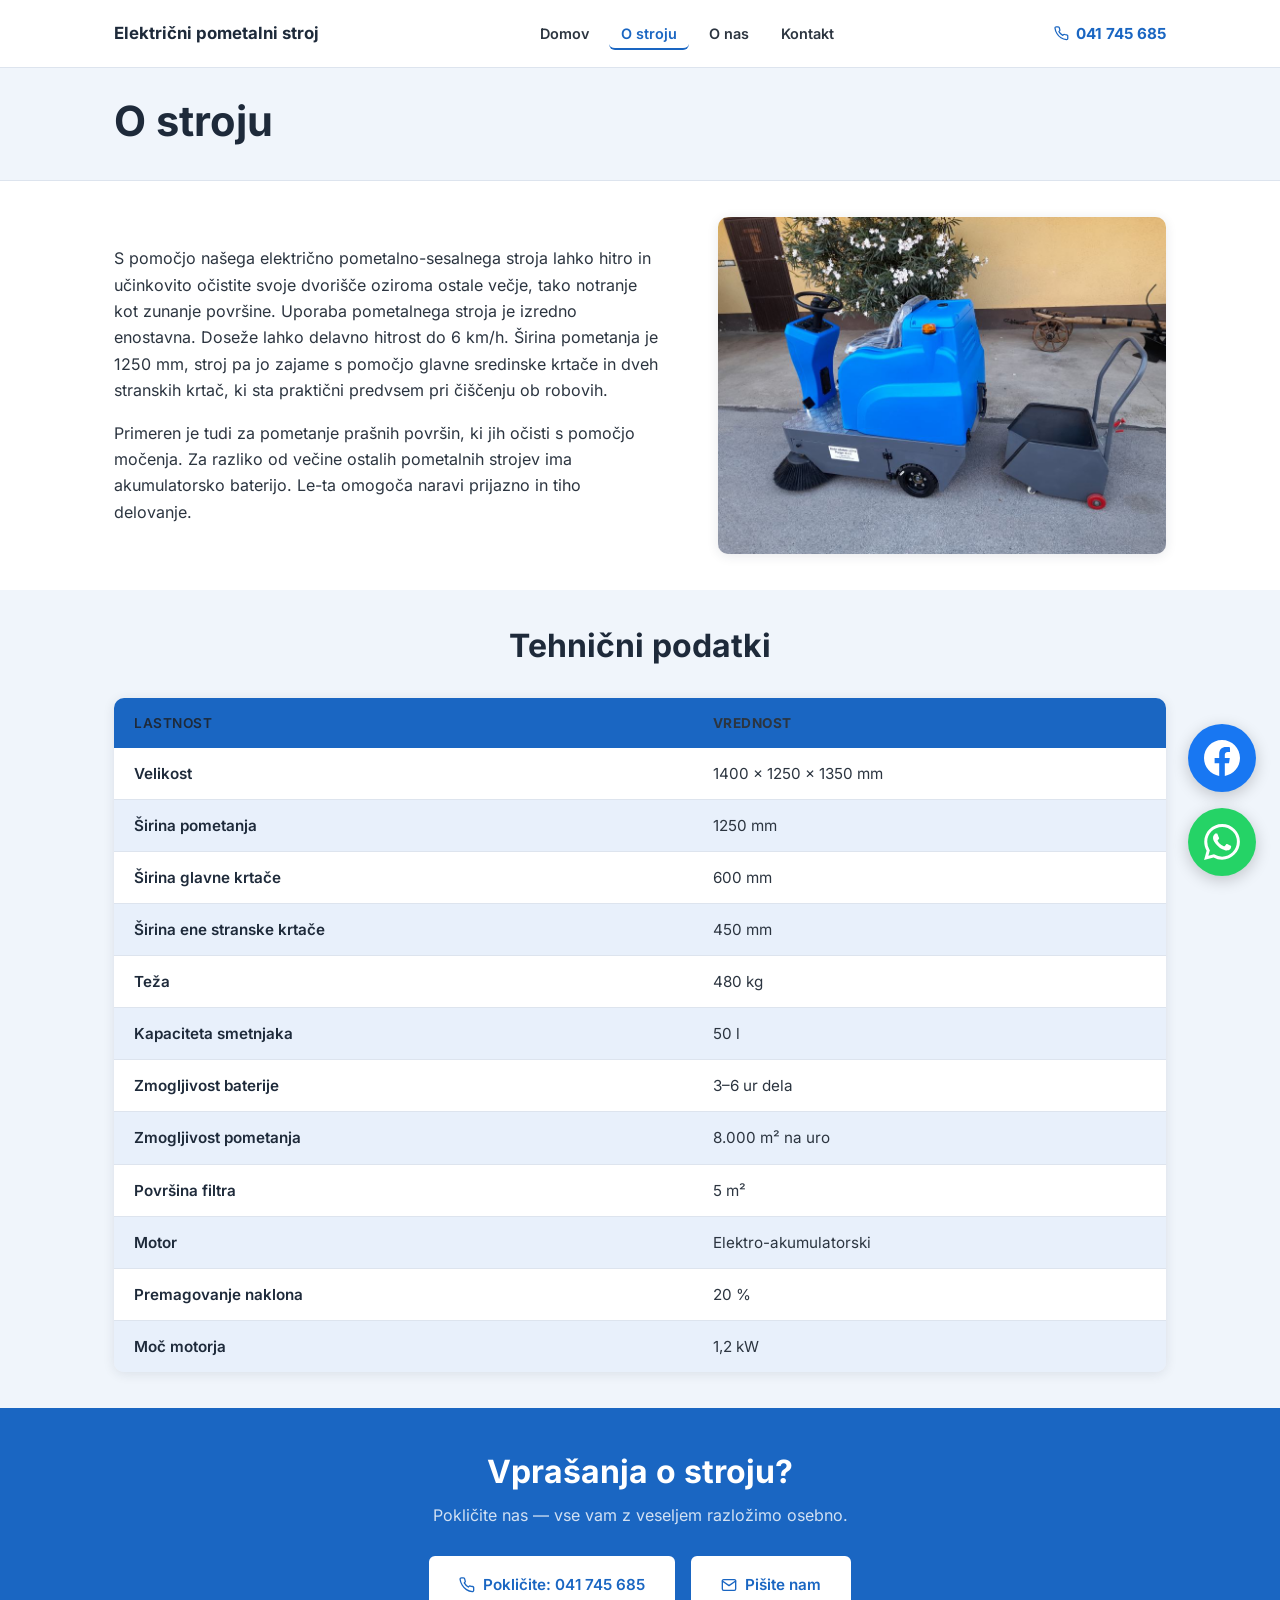
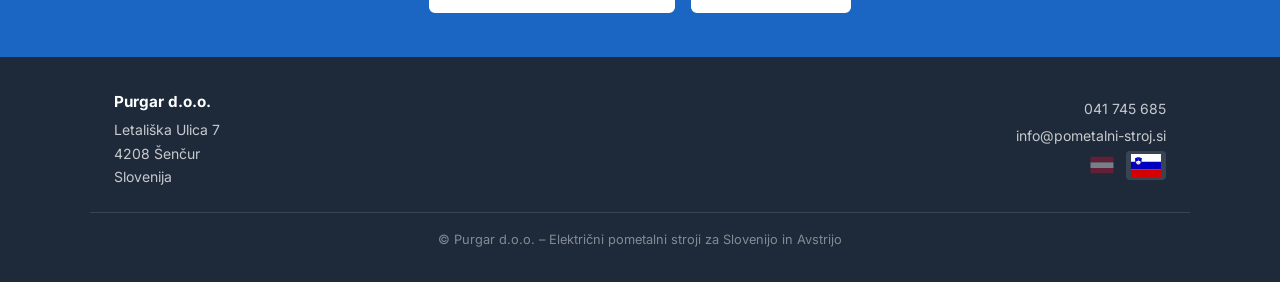
<file: o-stroju.html>
<!DOCTYPE html>
<html lang="sl" dir="ltr">
<head>
  <meta charset="UTF-8">
  <meta name="viewport" content="width=device-width, initial-scale=1">
  <title>O stroju – Električni pometalni stroj | Purgar d.o.o.</title>
  <meta name="description" content="Električno pometalno-sesalni stroj za hitro in učinkovito čiščenje dvorišč in velikih površin. Širina pometanja 1250 mm, akumulatorski pogon, tiho delovanje.">
  <link rel="canonical" href="https://pometalni-stroj.si/o-stroju">
  <meta property="og:type" content="website">
  <meta property="og:title" content="O stroju – Električni pometalni stroj">
  <meta property="og:url" content="https://pometalni-stroj.si/o-stroju">
  <meta property="og:site_name" content="Električni pometalni stroj – Purgar d.o.o.">
  <link rel="icon" href="images/icons/favicon.png" type="image/png">
  <link rel="stylesheet" href="styles.css">
  <script type="application/ld+json">
  {
    "@context": "https://schema.org",
    "@type": "Product",
    "name": "Električni pometalni stroj POM 1250",
    "description": "Akumulatorski pometalni stroj za dvorišča in velike površine. Širina pometanja 1250 mm, zmogljivost 8.000 m²/h, 3–6 ur delovanja, tiho električno delovanje.",
    "brand": { "@type": "Brand", "name": "Purgar d.o.o." },
    "offers": {
      "@type": "Offer",
      "seller": { "@type": "Organization", "name": "Purgar d.o.o.", "url": "https://pometalni-stroj.si" },
      "areaServed": ["SI", "AT"],
      "availability": "https://schema.org/InStock"
    }
  }
  </script>
</head>
<body>

  <!-- HEADER -->
  <header class="site-header">
    <div class="header-inner">
      <a href="/" class="site-logo">Električni pometalni stroj</a>

      <button class="nav-toggle" id="nav-toggle" aria-label="Odpri navigacijo" aria-expanded="false">
        <span></span><span></span><span></span>
      </button>

      <ul class="main-nav" id="main-nav">
        <li><a href="/">Domov</a></li>
        <li><a href="/o-stroju" class="active">O stroju</a></li>
        <li><a href="/o-nas">O nas</a></li>
        <li><a href="/kontakt">Kontakt</a></li>
      </ul>

      <a href="tel:+38641745685" class="header-phone">
        <svg xmlns="http://www.w3.org/2000/svg" viewBox="0 0 24 24" fill="none" stroke="currentColor" stroke-width="2" stroke-linecap="round" stroke-linejoin="round"><path d="M22 16.92v3a2 2 0 0 1-2.18 2 19.79 19.79 0 0 1-8.63-3.07A19.5 19.5 0 0 1 4.69 12a19.79 19.79 0 0 1-3.07-8.67A2 2 0 0 1 3.6 1.27h3a2 2 0 0 1 2 1.72c.127.96.361 1.903.7 2.81a2 2 0 0 1-.45 2.11L7.91 8.91a16 16 0 0 0 6.09 6.09l.95-.95a2 2 0 0 1 2.11-.45c.907.339 1.85.573 2.81.7A2 2 0 0 1 22 16.92z"/></svg>
        041 745 685
      </a>

    </div>
  </header>

  <main>

    <!-- PAGE HEADER -->
    <div class="page-header">
      <div class="container">
        <h1>O stroju</h1>
      </div>
    </div>

    <!-- DESCRIPTION + PHOTO -->
    <section class="section">
      <div class="container">
        <div class="two-col two-col--55-45">
          <div class="two-col-text">
            <p>S pomočjo našega električno pometalno-sesalnega stroja lahko hitro in učinkovito očistite svoje dvorišče oziroma ostale večje, tako notranje kot zunanje površine. Uporaba pometalnega stroja je izredno enostavna. Doseže lahko delavno hitrost do 6 km/h. Širina pometanja je 1250 mm, stroj pa jo zajame s pomočjo glavne sredinske krtače in dveh stranskih krtač, ki sta praktični predvsem pri čiščenju ob robovih.</p>
            <p>Primeren je tudi za pometanje prašnih površin, ki jih očisti s pomočjo močenja. Za razliko od večine ostalih pometalnih strojev ima akumulatorsko baterijo. Le-ta omogoča naravi prijazno in tiho delovanje.</p>
          </div>
          <div class="two-col-img">
            <img
              src="images/kehrmaschine-seite.jpg"
              alt="Električni pometalni stroj – pogled s strani"
              fetchpriority="high"
            >
          </div>
        </div>
      </div>
    </section>

    <!-- SPECS -->
    <section class="section specs-section">
      <div class="container">
        <div class="section-title">
          <h2>Tehnični podatki</h2>
        </div>
        <table class="specs-table">
          <thead>
            <tr>
              <th class="spec-label">Lastnost</th>
              <th class="spec-value">Vrednost</th>
            </tr>
          </thead>
          <tbody>
            <tr>
              <td class="spec-label">Velikost</td>
              <td class="spec-value">1400 × 1250 × 1350 mm</td>
            </tr>
            <tr>
              <td class="spec-label">Širina pometanja</td>
              <td class="spec-value">1250 mm</td>
            </tr>
            <tr>
              <td class="spec-label">Širina glavne krtače</td>
              <td class="spec-value">600 mm</td>
            </tr>
            <tr>
              <td class="spec-label">Širina ene stranske krtače</td>
              <td class="spec-value">450 mm</td>
            </tr>
            <tr>
              <td class="spec-label">Teža</td>
              <td class="spec-value">480 kg</td>
            </tr>
            <tr>
              <td class="spec-label">Kapaciteta smetnjaka</td>
              <td class="spec-value">50 l</td>
            </tr>
            <tr>
              <td class="spec-label">Zmogljivost baterije</td>
              <td class="spec-value">3–6 ur dela</td>
            </tr>
            <tr>
              <td class="spec-label">Zmogljivost pometanja</td>
              <td class="spec-value">8.000 m² na uro</td>
            </tr>
            <tr>
              <td class="spec-label">Površina filtra</td>
              <td class="spec-value">5 m²</td>
            </tr>
            <tr>
              <td class="spec-label">Motor</td>
              <td class="spec-value">Elektro-akumulatorski</td>
            </tr>
            <tr>
              <td class="spec-label">Premagovanje naklona</td>
              <td class="spec-value">20 %</td>
            </tr>
            <tr>
              <td class="spec-label">Moč motorja</td>
              <td class="spec-value">1,2 kW</td>
            </tr>
          </tbody>
        </table>
      </div>
    </section>

    <!-- CTA STRIP -->
    <section class="section--blue">
      <div class="container">
        <div class="cta-strip">
          <h2>Vprašanja o stroju?</h2>
          <p class="cta-sub">Pokličite nas — vse vam z veseljem razložimo osebno.</p>
          <div class="cta-actions">
            <a href="tel:+38641745685" class="btn btn-white">
              <svg xmlns="http://www.w3.org/2000/svg" width="16" height="16" viewBox="0 0 24 24" fill="none" stroke="currentColor" stroke-width="2" stroke-linecap="round" stroke-linejoin="round"><path d="M22 16.92v3a2 2 0 0 1-2.18 2 19.79 19.79 0 0 1-8.63-3.07A19.5 19.5 0 0 1 4.69 12a19.79 19.79 0 0 1-3.07-8.67A2 2 0 0 1 3.6 1.27h3a2 2 0 0 1 2 1.72c.127.96.361 1.903.7 2.81a2 2 0 0 1-.45 2.11L7.91 8.91a16 16 0 0 0 6.09 6.09l.95-.95a2 2 0 0 1 2.11-.45c.907.339 1.85.573 2.81.7A2 2 0 0 1 22 16.92z"/></svg>
              Pokličite: 041 745 685
            </a>
            <a href="mailto:info@pometalni-stroj.si" class="btn btn-white">
              <svg xmlns="http://www.w3.org/2000/svg" width="16" height="16" viewBox="0 0 24 24" fill="none" stroke="currentColor" stroke-width="2" stroke-linecap="round" stroke-linejoin="round"><path d="M4 4h16c1.1 0 2 .9 2 2v12c0 1.1-.9 2-2 2H4c-1.1 0-2-.9-2-2V6c0-1.1.9-2 2-2z"/><polyline points="22,6 12,13 2,6"/></svg>
              Pišite nam
            </a>
          </div>
        </div>
      </div>
    </section>

  </main>

  <!-- FOOTER -->
  <footer class="site-footer">
    <div class="footer-inner">
      <div class="footer-left">
        <strong>Purgar d.o.o.</strong>
        Letališka Ulica 7<br>4208 Šenčur<br>Slovenija
      </div>
      <div class="footer-right">
        <a href="tel:+38641745685">041 745 685</a>
        <a href="mailto:info@pometalni-stroj.si">info@pometalni-stroj.si</a>
        <div class="lang-switcher">
          <a href="https://elektrische-kehrmaschine.at/uber-die-maschine" class="lang-link" aria-label="Deutsch (Österreich)"><img class="flag" src="images/flag-at.svg" alt="" width="24" height="18"></a>
          <a href="https://pometalni-stroj.si/o-stroju" class="lang-link active" aria-label="Slovenščina"><img class="flag" src="images/flag-si.svg" alt="" width="24" height="18"></a>
        </div>
      </div>
    </div>
    <div class="footer-bottom">
      <p>© Purgar d.o.o. – Električni pometalni stroji za Slovenijo in Avstrijo</p>
    </div>
  </footer>

  <!-- FLOATING FACEBOOK -->
  <a href="https://www.facebook.com/elektricnipometalnistroj" class="facebook-float" target="_blank" rel="noopener" aria-label="Facebook">
    <svg viewBox="0 0 24 24" xmlns="http://www.w3.org/2000/svg"><path d="M24 12.073C24 5.404 18.627 0 12 0S0 5.404 0 12.073C0 18.1 4.388 23.094 10.125 24v-8.437H7.078v-3.49h3.047V9.41c0-3.025 1.792-4.697 4.533-4.697 1.312 0 2.686.236 2.686.236v2.971h-1.513c-1.491 0-1.956.93-1.956 1.886v2.267h3.328l-.532 3.49h-2.796V24C19.612 23.094 24 18.1 24 12.073z"/></svg>
  </a>

  <!-- FLOATING WHATSAPP -->
  <a href="https://wa.me/38641745685" class="whatsapp-float" target="_blank" rel="noopener" aria-label="WhatsApp">
    <svg viewBox="0 0 24 24" xmlns="http://www.w3.org/2000/svg"><path d="M17.472 14.382c-.297-.149-1.758-.867-2.03-.967-.273-.099-.471-.148-.67.15-.197.297-.767.966-.94 1.164-.173.199-.347.223-.644.075-.297-.15-1.255-.463-2.39-1.475-.883-.788-1.48-1.761-1.653-2.059-.173-.297-.018-.458.13-.606.134-.133.298-.347.446-.52.149-.174.198-.298.298-.497.099-.198.05-.371-.025-.52-.075-.149-.669-1.612-.916-2.207-.242-.579-.487-.5-.669-.51-.173-.008-.371-.01-.57-.01-.198 0-.52.074-.792.372-.272.297-1.04 1.016-1.04 2.479 0 1.462 1.065 2.875 1.213 3.074.149.198 2.096 3.2 5.077 4.487.709.306 1.262.489 1.694.625.712.227 1.36.195 1.871.118.571-.085 1.758-.719 2.006-1.413.248-.694.248-1.289.173-1.413-.074-.124-.272-.198-.57-.347m-5.421 7.403h-.004a9.87 9.87 0 01-5.031-1.378l-.361-.214-3.741.982.998-3.648-.235-.374a9.86 9.86 0 01-1.51-5.26c.001-5.45 4.436-9.884 9.888-9.884 2.64 0 5.122 1.03 6.988 2.898a9.825 9.825 0 012.893 6.994c-.003 5.45-4.437 9.884-9.885 9.884m8.413-18.297A11.815 11.815 0 0012.05 0C5.495 0 .16 5.335.157 11.892c0 2.096.547 4.142 1.588 5.945L.057 24l6.305-1.654a11.882 11.882 0 005.683 1.448h.005c6.554 0 11.89-5.335 11.893-11.893a11.821 11.821 0 00-3.48-8.413z"/></svg>
  </a>

  <script src="main.js"></script>
</body>
</html>
</file>
<file: styles.css>
/* =========================================================
   Električni pometalni stroj — Purgar d.o.o.
   Shared stylesheet
   ========================================================= */

/* --- Inter, self-hosted ---
   Served from this site so no visitor data reaches Google on page load.
   Variable font: one file covers every weight we use (400/600/700).
   latin-ext carries the Slovenian č/š/ž and the German umlauts. */
@font-face {
  font-family: 'Inter';
  font-style: normal;
  font-weight: 100 900;
  font-display: swap;
  src: url('fonts/inter-latin-ext.woff2') format('woff2');
  unicode-range: U+0100-02BA, U+02BD-02C5, U+02C7-02CC, U+02CE-02D7, U+02DD-02FF, U+0304, U+0308, U+0329, U+1D00-1DBF, U+1E00-1E9F, U+1EF2-1EFF, U+2020, U+20A0-20AB, U+20AD-20C0, U+2113, U+2C60-2C7F, U+A720-A7FF;
}

@font-face {
  font-family: 'Inter';
  font-style: normal;
  font-weight: 100 900;
  font-display: swap;
  src: url('fonts/inter-latin.woff2') format('woff2');
  unicode-range: U+0000-00FF, U+0131, U+0152-0153, U+02BB-02BC, U+02C6, U+02DA, U+02DC, U+0304, U+0308, U+0329, U+2000-206F, U+20AC, U+2122, U+2191, U+2193, U+2212, U+2215, U+FEFF, U+FFFD;
}

/* --- CSS Variables --- */
:root {
  --blue:       #1a66c2;
  --blue-dark:  #155299;
  --blue-light: #f0f5fb;
  --dark:       #1e2a3a;
  --text:       #2c3540;
  --muted:      #5a6270;
  --border:     #dde4ee;
  --white:      #ffffff;
  --radius:     6px;
  --shadow:     0 2px 12px rgba(30, 42, 58, 0.10);
  --max-w:      1100px;
  --header-h:   68px;
}

/* --- Reset & Base --- */
*, *::before, *::after { box-sizing: border-box; margin: 0; padding: 0; }

html { scroll-behavior: smooth; }

body {
  font-family: 'Inter', system-ui, sans-serif;
  font-size: 16px;
  line-height: 1.65;
  color: var(--text);
  background: var(--white);
}

img { display: block; max-width: 100%; height: auto; }

a { color: var(--blue); text-decoration: none; }
a:hover { color: var(--blue-dark); }

h1, h2, h3, h4 {
  color: var(--dark);
  line-height: 1.25;
  font-weight: 700;
}

h1 { font-size: clamp(1.8rem, 4vw, 2.6rem); }
h2 { font-size: clamp(1.4rem, 3vw, 2rem); }
h3 { font-size: 1.15rem; }

p { margin-bottom: 1rem; }
p:last-child { margin-bottom: 0; }

/* --- Layout helpers --- */
.container {
  width: 100%;
  max-width: var(--max-w);
  margin: 0 auto;
  padding: 0 24px;
}

.section {
  padding: 36px 0;
}

.section--alt {
  background: var(--blue-light);
}

.section--dark {
  background: var(--dark);
  color: var(--white);
}

.section--blue {
  background: var(--blue);
  color: var(--white);
}

.section-title {
  text-align: center;
  margin-bottom: 32px;
}

.section-title h2 {
  margin-bottom: 10px;
}

.section-title p {
  color: var(--muted);
  font-size: 1.05rem;
  max-width: 560px;
  margin: 0 auto;
}

/* =========================================================
   HEADER / NAV
   ========================================================= */

.site-header {
  position: sticky;
  top: 0;
  z-index: 100;
  background: var(--white);
  border-bottom: 1px solid var(--border);
  height: var(--header-h);
  display: flex;
  align-items: center;
  transition: box-shadow 0.2s;
}

.site-header.scrolled {
  box-shadow: var(--shadow);
}

.header-inner {
  display: flex;
  align-items: center;
  justify-content: space-between;
  gap: 24px;
  width: 100%;
  max-width: var(--max-w);
  margin: 0 auto;
  padding: 0 24px;
}

.site-logo {
  font-size: 1.05rem;
  font-weight: 700;
  color: var(--dark);
  white-space: nowrap;
  flex-shrink: 0;
}

.site-logo:hover { color: var(--blue); }

.main-nav {
  display: flex;
  align-items: center;
  gap: 8px;
  list-style: none;
}

.main-nav a {
  font-size: 0.9rem;
  font-weight: 600;
  color: var(--text);
  padding: 6px 12px;
  border-radius: var(--radius);
  transition: color 0.15s, background 0.15s;
}

.main-nav a:hover {
  color: var(--blue);
  background: var(--blue-light);
}

.main-nav a.active {
  color: var(--blue);
  border-bottom: 2px solid var(--blue);
}

.header-phone {
  display: flex;
  align-items: center;
  gap: 7px;
  font-weight: 700;
  font-size: 0.95rem;
  color: var(--blue);
  white-space: nowrap;
  flex-shrink: 0;
  /* On desktop: plain text display, no button frame */
  cursor: default;
  text-decoration: none;
}

.header-phone:hover {
  color: var(--blue-dark);
}

.header-phone svg {
  width: 15px;
  height: 15px;
  flex-shrink: 0;
}

/* Hamburger */
.nav-toggle {
  display: none;
  flex-direction: column;
  justify-content: center;
  align-items: center;
  gap: 5px;
  width: 40px;
  height: 40px;
  background: none;
  border: none;
  cursor: pointer;
  padding: 4px;
  border-radius: var(--radius);
}

.nav-toggle span {
  display: block;
  width: 24px;
  height: 2px;
  background: var(--dark);
  border-radius: 2px;
  transition: transform 0.2s, opacity 0.2s;
}

.nav-toggle[aria-expanded="true"] span:nth-child(1) {
  transform: translateY(7px) rotate(45deg);
}
.nav-toggle[aria-expanded="true"] span:nth-child(2) {
  opacity: 0;
}
.nav-toggle[aria-expanded="true"] span:nth-child(3) {
  transform: translateY(-7px) rotate(-45deg);
}

/* =========================================================
   FOOTER
   ========================================================= */

.site-footer {
  background: var(--dark);
  color: rgba(255,255,255,0.75);
  padding: 32px 0;
  font-size: 0.875rem;
}

.footer-inner {
  display: flex;
  align-items: center;
  justify-content: space-between;
  gap: 16px;
  flex-wrap: wrap;
  max-width: var(--max-w);
  margin: 0 auto;
  padding: 0 24px;
}

.footer-left strong {
  color: var(--white);
  display: block;
  margin-bottom: 4px;
  font-size: 0.95rem;
}

.footer-right {
  display: flex;
  flex-direction: column;
  align-items: flex-end;
  gap: 4px;
}

.footer-right a {
  color: rgba(255,255,255,0.75);
  transition: color 0.15s;
}

.footer-right a:hover { color: var(--white); }

.footer-bottom {
  margin-top: 24px;
  padding-top: 16px;
  border-top: 1px solid rgba(255,255,255,0.12);
  text-align: center;
  font-size: 0.8rem;
  color: rgba(255,255,255,0.45);
  max-width: var(--max-w);
  margin-left: auto;
  margin-right: auto;
  padding-left: 24px;
  padding-right: 24px;
}

/* =========================================================
   HERO
   ========================================================= */

.hero {
  position: relative;
  min-height: 640px;
  display: flex;
  align-items: center;
  justify-content: center;
  overflow: hidden;
  background: var(--dark);
}

.hero-bg {
  position: absolute;
  inset: 0;
  width: 100%;
  height: 100%;
  object-fit: cover;
  object-position: center;
  opacity: 0.45;
}

.hero-content {
  position: relative;
  z-index: 1;
  text-align: center;
  padding: 64px 24px;
  max-width: 760px;
  margin: 0 auto;
}

.hero-content h1 {
  color: var(--white);
  font-size: clamp(2rem, 5vw, 3rem);
  margin-bottom: 18px;
  letter-spacing: -0.5px;
}

.hero-content p {
  color: rgba(255,255,255,0.88);
  font-size: 1.1rem;
  max-width: 580px;
  margin: 0 auto 32px;
}

.hero-ctas {
  display: flex;
  gap: 16px;
  justify-content: center;
  flex-wrap: wrap;
}

/* =========================================================
   BUTTONS
   ========================================================= */

.btn {
  display: inline-flex;
  align-items: center;
  gap: 8px;
  padding: 14px 28px;
  border-radius: var(--radius);
  font-size: 0.95rem;
  font-weight: 600;
  cursor: pointer;
  border: 2px solid transparent;
  transition: background 0.15s, color 0.15s, border-color 0.15s, transform 0.1s;
  text-decoration: none;
  white-space: nowrap;
}

.btn:active { transform: scale(0.98); }

.btn-primary {
  background: var(--blue);
  color: var(--white);
  border-color: var(--blue);
}

.btn-primary:hover {
  background: var(--blue-dark);
  border-color: var(--blue-dark);
  color: var(--white);
}

.btn-outline {
  background: transparent;
  color: var(--white);
  border-color: rgba(255,255,255,0.7);
}

.btn-outline:hover {
  background: rgba(255,255,255,0.12);
  border-color: var(--white);
  color: var(--white);
}

.btn-white {
  background: var(--white);
  color: var(--blue);
  border-color: var(--white);
}

.btn-white:hover {
  background: var(--blue-light);
  color: var(--blue-dark);
}

/* =========================================================
   FEATURE CARDS
   ========================================================= */

.features-grid {
  display: grid;
  grid-template-columns: repeat(4, 1fr);
  gap: 24px;
}

.feature-card {
  background: var(--white);
  border: 1px solid var(--border);
  border-radius: 10px;
  padding: 32px 24px;
  text-align: center;
  transition: box-shadow 0.2s, transform 0.2s;
}

.feature-card:hover {
  box-shadow: var(--shadow);
  transform: translateY(-2px);
}

.feature-icon {
  width: 52px;
  height: 52px;
  margin: 0 auto 20px;
  color: var(--blue);
  display: flex;
  align-items: center;
  justify-content: center;
}

.feature-icon svg {
  width: 100%;
  height: 100%;
}

.feature-card h3 {
  font-size: 0.85rem;
  font-weight: 700;
  letter-spacing: 0.5px;
  text-transform: uppercase;
  color: var(--dark);
  margin-bottom: 10px;
}

.feature-card p {
  font-size: 0.9rem;
  color: var(--muted);
  margin-bottom: 0;
}

/* =========================================================
   PHOTO GALLERY
   ========================================================= */

.gallery-grid {
  display: grid;
  grid-template-columns: repeat(3, 1fr);
  gap: 16px;
}

.gallery-grid img {
  width: 100%;
  object-fit: cover;
  border-radius: 8px;
  transition: transform 0.2s, box-shadow 0.2s;
  display: block;
}

.gallery-grid img.landscape {
  aspect-ratio: 4 / 3;
}

.gallery-grid img.portrait {
  aspect-ratio: 3 / 4;
}

.gallery-grid img:hover {
  transform: scale(1.02);
  box-shadow: var(--shadow);
}

/* =========================================================
   VIDEO SECTION
   ========================================================= */

.video-wrap {
  max-width: 800px;
  margin: 0 auto;
}

.video-ratio {
  position: relative;
  padding-bottom: 56.25%;
  overflow: hidden;
  border-radius: 10px;
  box-shadow: var(--shadow);
}

.video-ratio iframe {
  position: absolute;
  inset: 0;
  width: 100%;
  height: 100%;
  border: none;
}

/* Click-to-load poster. Replaced by the real player on click, so no
   request reaches YouTube for visitors who never watch. */
.video-facade {
  position: absolute;
  inset: 0;
  width: 100%;
  height: 100%;
  padding: 0;
  border: none;
  background: #000;
  display: block;
  cursor: pointer;
}

.video-facade img {
  width: 100%;
  height: 100%;
  object-fit: cover;
  display: block;
}

.video-play {
  position: absolute;
  top: 50%;
  left: 50%;
  transform: translate(-50%, -50%);
  pointer-events: none;
}

.video-play-bg {
  fill: #212121;
  fill-opacity: 0.8;
  transition: fill 0.2s ease, fill-opacity 0.2s ease;
}

.video-facade:hover .video-play-bg,
.video-facade:focus-visible .video-play-bg {
  fill: #f00;
  fill-opacity: 1;
}

/* =========================================================
   CTA STRIP
   ========================================================= */

.cta-strip {
  text-align: center;
  padding: 44px 24px;
}

.cta-strip h2 {
  color: var(--white);
  font-size: clamp(1.4rem, 3vw, 2rem);
  margin-bottom: 10px;
}

.cta-strip .cta-sub {
  color: rgba(255,255,255,0.80);
  margin-bottom: 28px;
  font-size: 1rem;
}

.cta-actions {
  display: flex;
  justify-content: center;
  gap: 16px;
  flex-wrap: wrap;
}

/* =========================================================
   TWO-COLUMN CONTENT
   ========================================================= */

.two-col {
  display: grid;
  grid-template-columns: 1fr 1fr;
  gap: 56px;
  align-items: center;
}

.two-col--55-45 {
  grid-template-columns: 55fr 45fr;
}

.two-col--45-55 {
  grid-template-columns: 45fr 55fr;
}

.two-col-img {
  border-radius: 10px;
  overflow: hidden;
  box-shadow: var(--shadow);
}

.two-col-img img {
  width: 100%;
  height: 100%;
  object-fit: cover;
  display: block;
}

.two-col-text h1,
.two-col-text h2 {
  margin-bottom: 20px;
}

/* =========================================================
   SPECS TABLE
   ========================================================= */

.specs-section {
  background: var(--blue-light);
}

.specs-table {
  width: 100%;
  border-collapse: collapse;
  font-size: 0.95rem;
  box-shadow: var(--shadow);
  border-radius: 10px;
  overflow: hidden;
}

.specs-table thead th {
  background: var(--blue);
  color: var(--white);
  text-align: left;
  padding: 14px 20px;
  font-weight: 700;
  font-size: 0.85rem;
  letter-spacing: 0.5px;
  text-transform: uppercase;
}

.specs-table tbody tr:nth-child(odd) {
  background: var(--white);
}

.specs-table tbody tr:nth-child(even) {
  background: #e8f0fb;
}

.specs-table tbody td {
  padding: 13px 20px;
  border-bottom: 1px solid var(--border);
}

.specs-table tbody tr:last-child td {
  border-bottom: none;
}

.specs-table .spec-label {
  font-weight: 600;
  color: var(--dark);
  width: 55%;
}

.specs-table .spec-value {
  color: var(--text);
}

/* =========================================================
   PAGE HEADER BAND
   ========================================================= */

.page-header {
  background: var(--blue-light);
  padding: 28px 0 24px;
  border-bottom: 1px solid var(--border);
}

.page-header h1 {
  margin-bottom: 8px;
}

.page-header p {
  color: var(--muted);
  max-width: 640px;
  font-size: 1.05rem;
}

/* =========================================================
   PULL QUOTE
   ========================================================= */

.pull-quote {
  border-left: 4px solid var(--blue);
  padding: 12px 20px;
  margin: 28px 0;
  font-size: 1.05rem;
  font-style: italic;
  color: var(--dark);
  background: var(--blue-light);
  border-radius: 0 var(--radius) var(--radius) 0;
}

/* =========================================================
   CONTACT CARDS
   ========================================================= */

.contact-cards {
  display: grid;
  grid-template-columns: repeat(3, 1fr);
  gap: 24px;
  margin-bottom: 56px;
}

.contact-card {
  border: 2px solid var(--border);
  border-radius: 10px;
  padding: 36px 28px;
  text-align: center;
  background: var(--white);
  transition: box-shadow 0.2s;
}

.contact-card:hover {
  box-shadow: var(--shadow);
}

.contact-card--primary {
  background: var(--blue);
  border-color: var(--blue);
  color: var(--white);
}

.contact-card--primary h2,
.contact-card--primary h3,
.contact-card--primary p {
  color: var(--white);
}

.contact-card--primary a {
  color: var(--white);
}

.contact-card--primary a:hover {
  color: rgba(255,255,255,0.85);
}

.contact-card-icon {
  width: 48px;
  height: 48px;
  margin: 0 auto 18px;
}

.contact-card-icon img {
  width: 100%;
  height: 100%;
  object-fit: contain;
}

/* Invert icon for dark-bg cards */
.contact-card--primary .contact-card-icon img,
.contact-card--secondary .contact-card-icon img {
  filter: brightness(0) invert(1);
}

.contact-card--secondary {
  background: var(--dark);
  border-color: var(--dark);
  color: var(--white);
}

.contact-card--secondary h2,
.contact-card--secondary h3,
.contact-card--secondary p {
  color: var(--white);
}

.contact-card--secondary a {
  color: rgba(255,255,255,0.90);
}

.contact-card--secondary a:hover {
  color: var(--white);
}

.contact-card--tertiary {
  background: #0e7490;
  border-color: #0e7490;
  color: var(--white);
}

.contact-card--tertiary h2,
.contact-card--tertiary h3,
.contact-card--tertiary p {
  color: var(--white);
}

.contact-card--tertiary a {
  color: rgba(255,255,255,0.90);
}

.contact-card--tertiary a:hover {
  color: var(--white);
}

.contact-card--tertiary .contact-card-icon img {
  filter: brightness(0) invert(1);
}

.contact-card h2,
.contact-card h3 {
  font-size: 1.1rem;
  margin-bottom: 10px;
}

.contact-card .phone-big {
  font-size: 1.35rem;
  font-weight: 700;
  display: block;
  margin: 8px 0 4px;
  letter-spacing: -0.3px;
}

.contact-card .hours {
  font-size: 0.85rem;
  opacity: 0.8;
}

/* =========================================================
   CONTACT FORM + MAP
   ========================================================= */

.contact-bottom {
  display: grid;
  grid-template-columns: 1fr 1fr;
  gap: 48px;
  align-items: start;
}

.contact-form-wrap h3 {
  margin-bottom: 24px;
  font-size: 1.2rem;
}

.form-group {
  margin-bottom: 18px;
}

.form-group label {
  display: block;
  font-size: 0.875rem;
  font-weight: 600;
  color: var(--dark);
  margin-bottom: 6px;
}

.form-group input,
.form-group textarea {
  width: 100%;
  padding: 11px 14px;
  font-family: inherit;
  font-size: 0.95rem;
  color: var(--text);
  background: var(--white);
  border: 1.5px solid var(--border);
  border-radius: var(--radius);
  transition: border-color 0.15s, box-shadow 0.15s;
  appearance: none;
}

.form-group input:focus,
.form-group textarea:focus {
  outline: none;
  border-color: var(--blue);
  box-shadow: 0 0 0 3px rgba(26, 102, 194, 0.12);
}

.form-group textarea {
  height: 160px;
  resize: vertical;
}

.map-wrap h3 {
  margin-bottom: 24px;
  font-size: 1.2rem;
}

.map-wrap iframe {
  width: 100%;
  height: 380px;
  border: none;
  border-radius: 10px;
  box-shadow: var(--shadow);
}


/* =========================================================
   LANGUAGE SWITCHER
   ========================================================= */

.lang-switcher {
  display: flex;
  gap: 4px;
  align-items: center;
  flex-shrink: 0;
}

/* Self-hosted flag SVGs (from flag-icons, MIT) — same 4:3 box the
   icon font used, so the switcher looks unchanged. */
.flag {
  display: block;
  width: 1.333em;
  height: 1em;
  object-fit: cover;
}

.lang-link {
  display: flex;
  align-items: center;
  text-decoration: none;
  padding: 3px 5px;
  border-radius: 4px;
  font-size: 1.4rem;
  opacity: 0.4;
  transform: scale(0.78);
  transform-origin: center;
  transition: opacity 0.15s, background 0.15s, transform 0.15s;
}

.lang-link.active {
  opacity: 1;
  transform: scale(1);
  background: rgba(255,255,255,0.12);
}

.lang-link:hover:not(.active) {
  opacity: 0.72;
  transform: scale(0.84);
}

/* =========================================================
   FLOATING WHATSAPP BUTTON
   ========================================================= */

.whatsapp-float,
.facebook-float {
  position: fixed;
  right: 24px;
  z-index: 200;
  width: 56px;
  height: 56px;
  border-radius: 50%;
  display: flex;
  align-items: center;
  justify-content: center;
  box-shadow: 0 4px 16px rgba(0,0,0,0.20);
  transition: background 0.15s, transform 0.15s;
  text-decoration: none;
}

.whatsapp-float {
  bottom: 24px;
  background: #25d366;
}

.facebook-float {
  bottom: 92px;
  background: #1877f2;
}

.whatsapp-float:hover {
  background: #1ebe5a;
  transform: scale(1.08);
}

.facebook-float:hover {
  background: #0f65d4;
  transform: scale(1.08);
}

.whatsapp-float svg,
.facebook-float svg {
  width: 30px;
  height: 30px;
  fill: var(--white);
}

/* =========================================================
   DESKTOP: tel: links non-clickable (no calling app assumed)
   ========================================================= */

@media (min-width: 769px) {
  .header-phone,
  .footer-right a[href^="tel:"] {
    pointer-events: none;
    cursor: default;
  }

  .whatsapp-float,
  .facebook-float {
    width: 68px;
    height: 68px;
  }

  .whatsapp-float svg,
  .facebook-float svg {
    width: 36px;
    height: 36px;
  }

  .facebook-float {
    bottom: 108px;
  }
}

/* =========================================================
   RESPONSIVE
   ========================================================= */

@media (max-width: 960px) {
  .header-phone {
    display: none;
  }
}

@media (max-width: 900px) {
  .features-grid {
    grid-template-columns: repeat(2, 1fr);
  }

  .two-col,
  .two-col--55-45,
  .two-col--45-55 {
    grid-template-columns: 1fr;
    gap: 32px;
  }

  .two-col--45-55 .two-col-img {
    order: -1;
  }

  .contact-cards {
    grid-template-columns: 1fr;
    max-width: 480px;
    margin-left: auto;
    margin-right: auto;
  }

  .contact-bottom {
    grid-template-columns: 1fr;
    gap: 32px;
  }
}

@media (max-width: 768px) {
  .gallery-grid {
    grid-template-columns: repeat(2, 1fr);
  }

  /* Mobile nav */
  .nav-toggle {
    display: flex;
  }

  .main-nav {
    display: none;
    flex-direction: column;
    align-items: stretch;
    position: absolute;
    top: var(--header-h);
    left: 0;
    right: 0;
    background: var(--white);
    border-bottom: 1px solid var(--border);
    padding: 12px 24px 20px;
    box-shadow: var(--shadow);
    gap: 4px;
  }

  .main-nav.open {
    display: flex;
  }

  .main-nav a {
    padding: 10px 12px;
    font-size: 1rem;
  }

  .main-nav a.active {
    border-bottom: none;
    background: var(--blue-light);
    color: var(--blue);
  }
}

@media (max-width: 600px) {
  .footer-inner {
    flex-direction: column;
    align-items: flex-start;
    gap: 12px;
  }

  .footer-right {
    align-items: flex-start;
  }
}

@media (max-width: 520px) {
  .gallery-grid {
    grid-template-columns: 1fr;
  }

  .features-grid {
    grid-template-columns: 1fr;
  }

  .section {
    padding: 28px 0;
  }

  .hero {
    min-height: 420px;
  }
}
</file>
